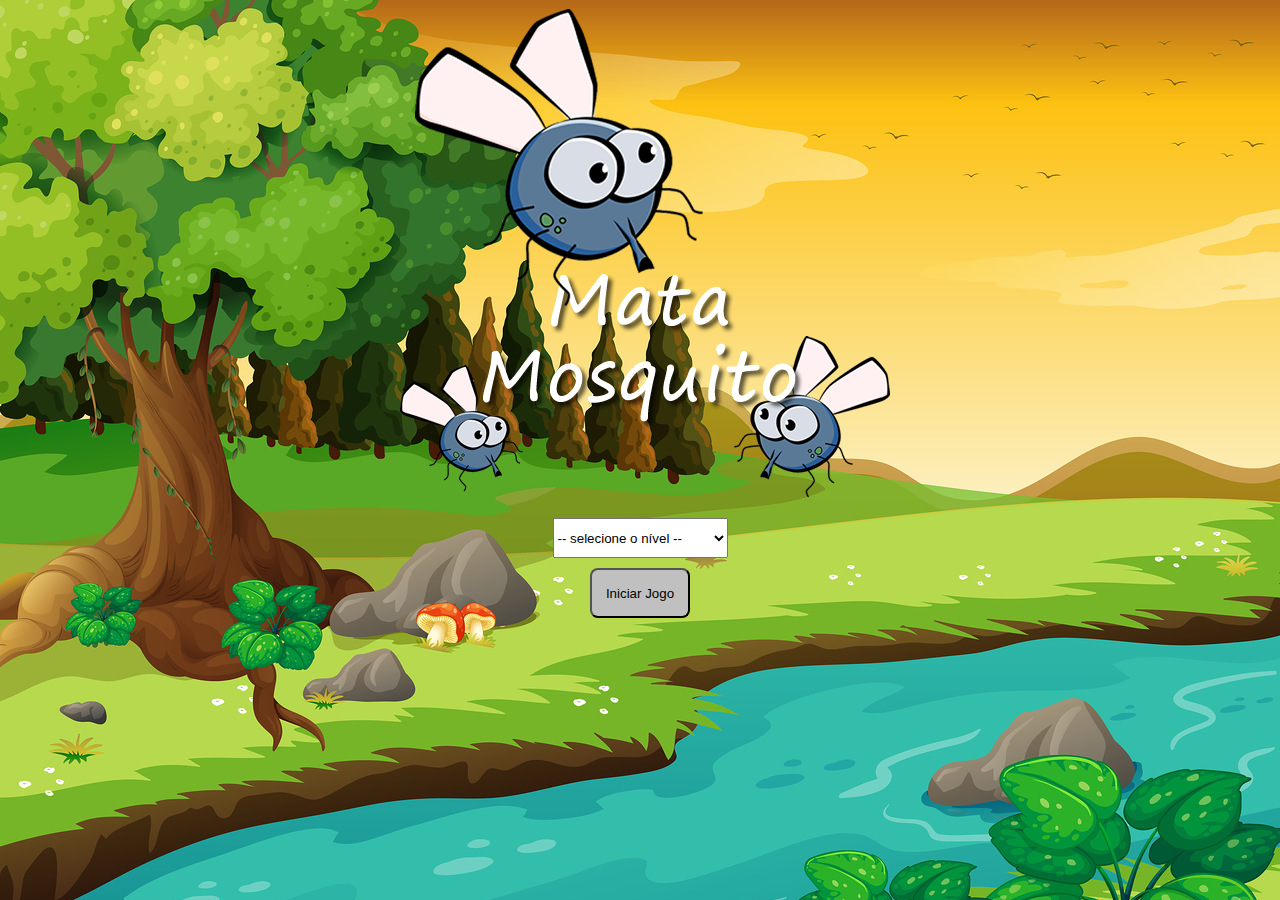
<file: app2/index.html>
<!DOCTYPE html>
<html lang="en">
<head>
    <meta charset="UTF-8">
    <meta name="viewport" content="width=device-width, initial-scale=1.0">
    <title>Document</title>

    <link rel="stylesheet" href="estilo.css">
    <script src="jogo.js"></script>
</head>
<body>
    <div class="box-center">
        <img src="imagens/game.png" alt="">
    </div>
    <div class="box-center">
        <select class="controlform" id="nivel">
            <option value="">-- selecione o nível --</option>
            <option value="normal">Normal</option>
            <option value="dificil">Dificil</option>
            <option value="darksouls">Modo Dark Souls</option>
        </select>
    </div>
    <div class="box-center">
        <button class="btn-restart" onclick="iniciarJogo()" >Iniciar Jogo</button>
    </div>
</body>
</html>
</file>
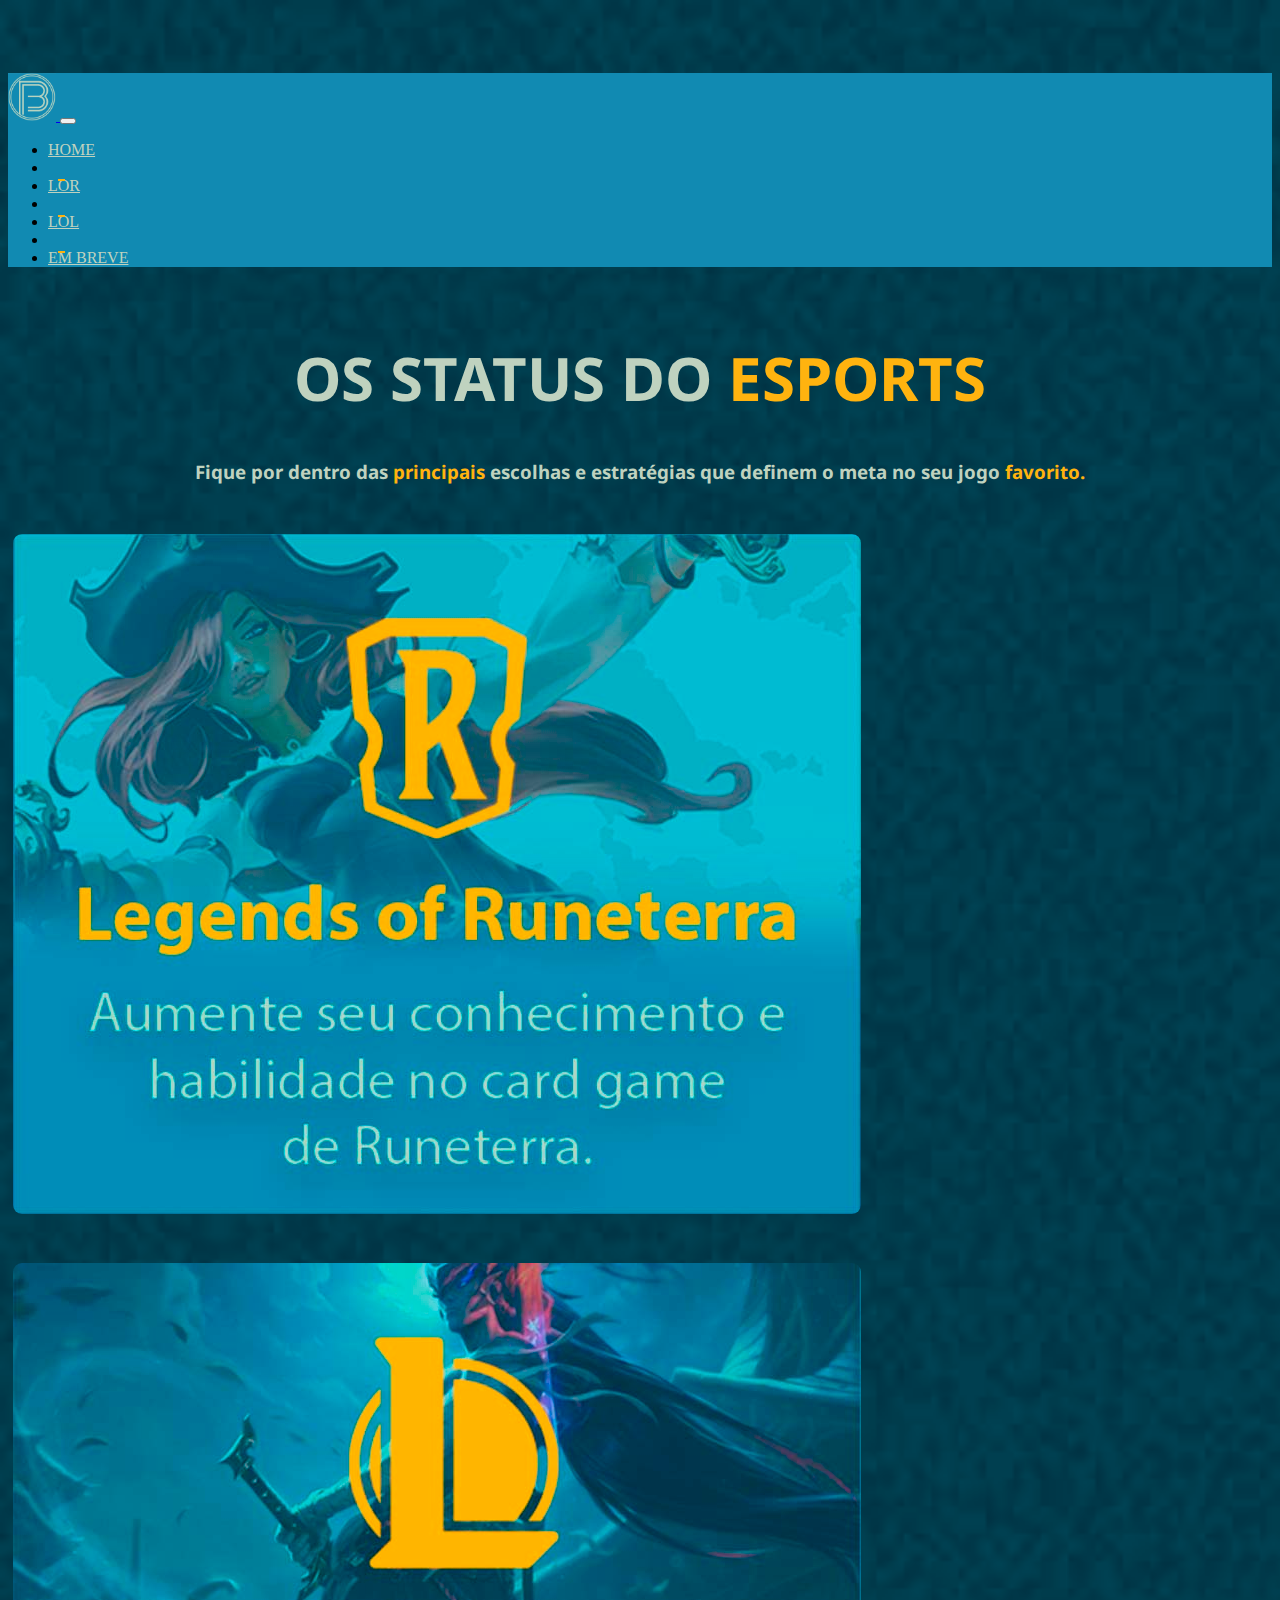
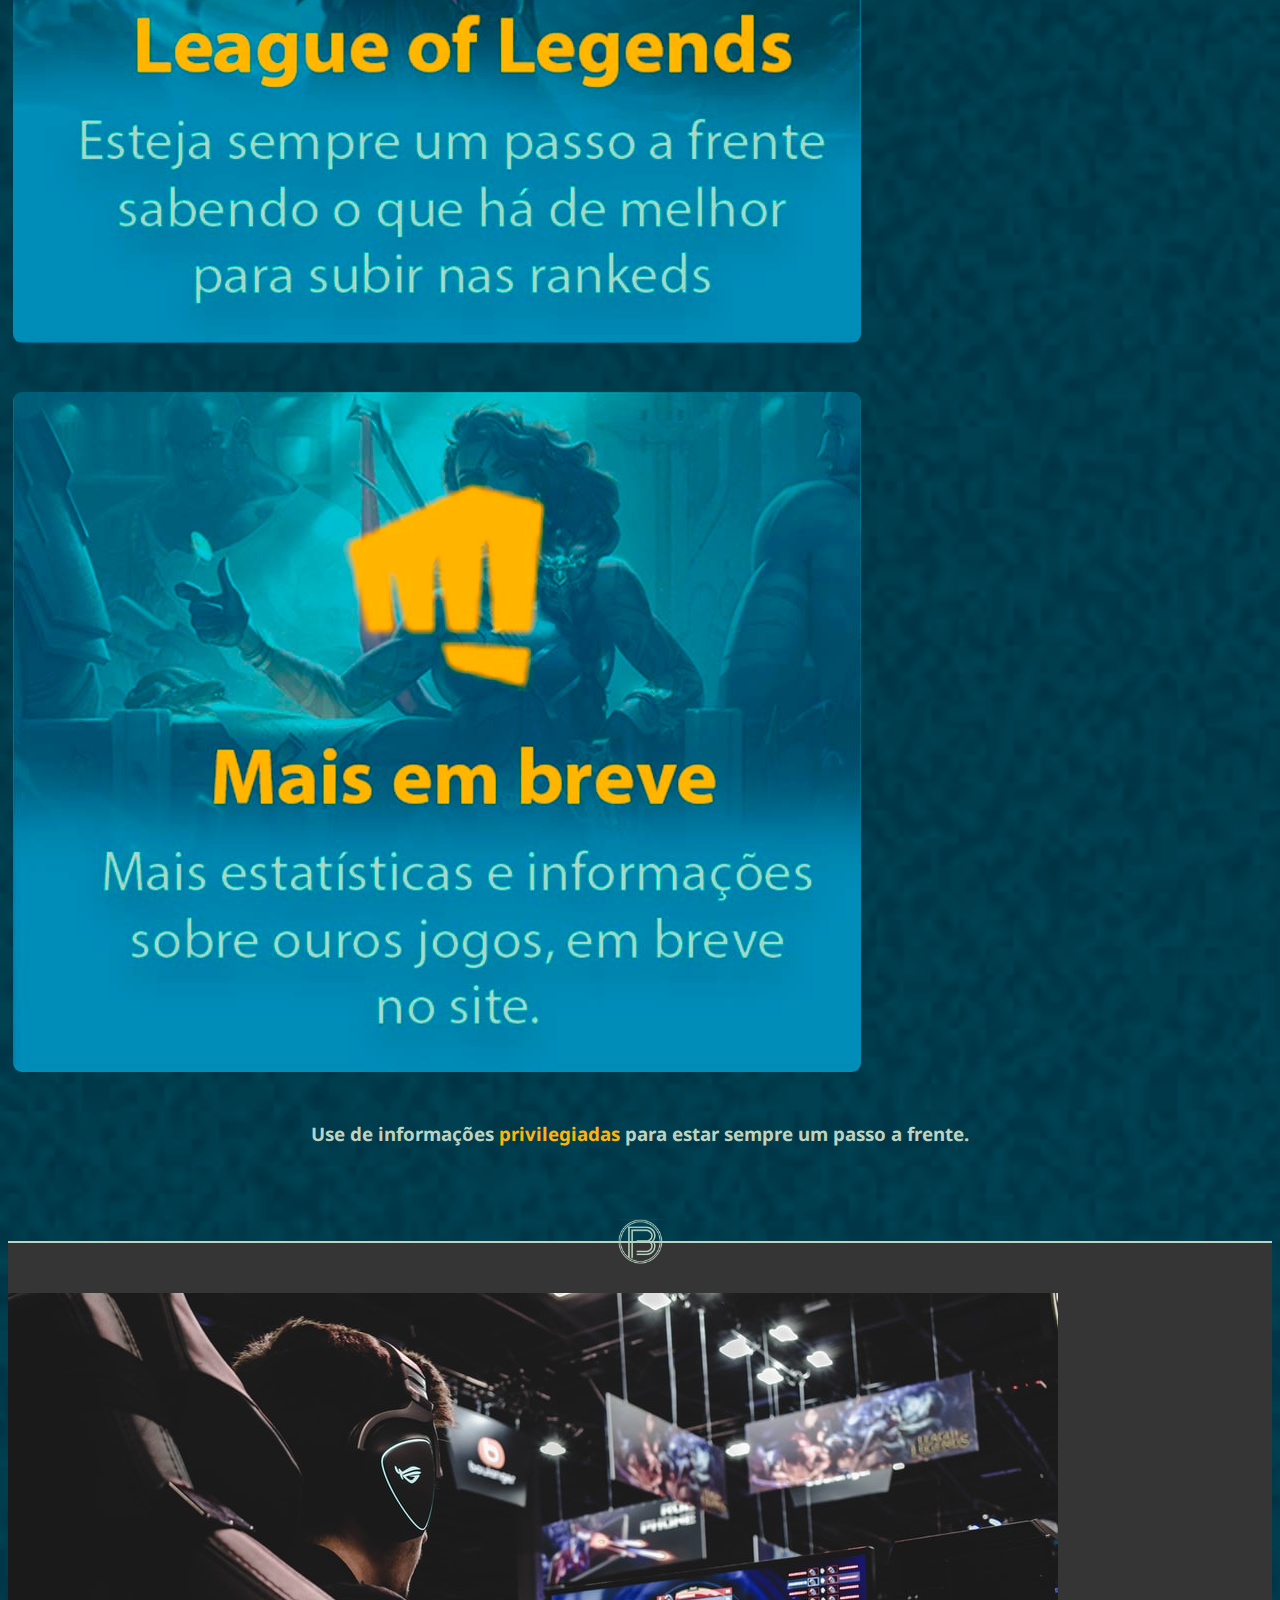
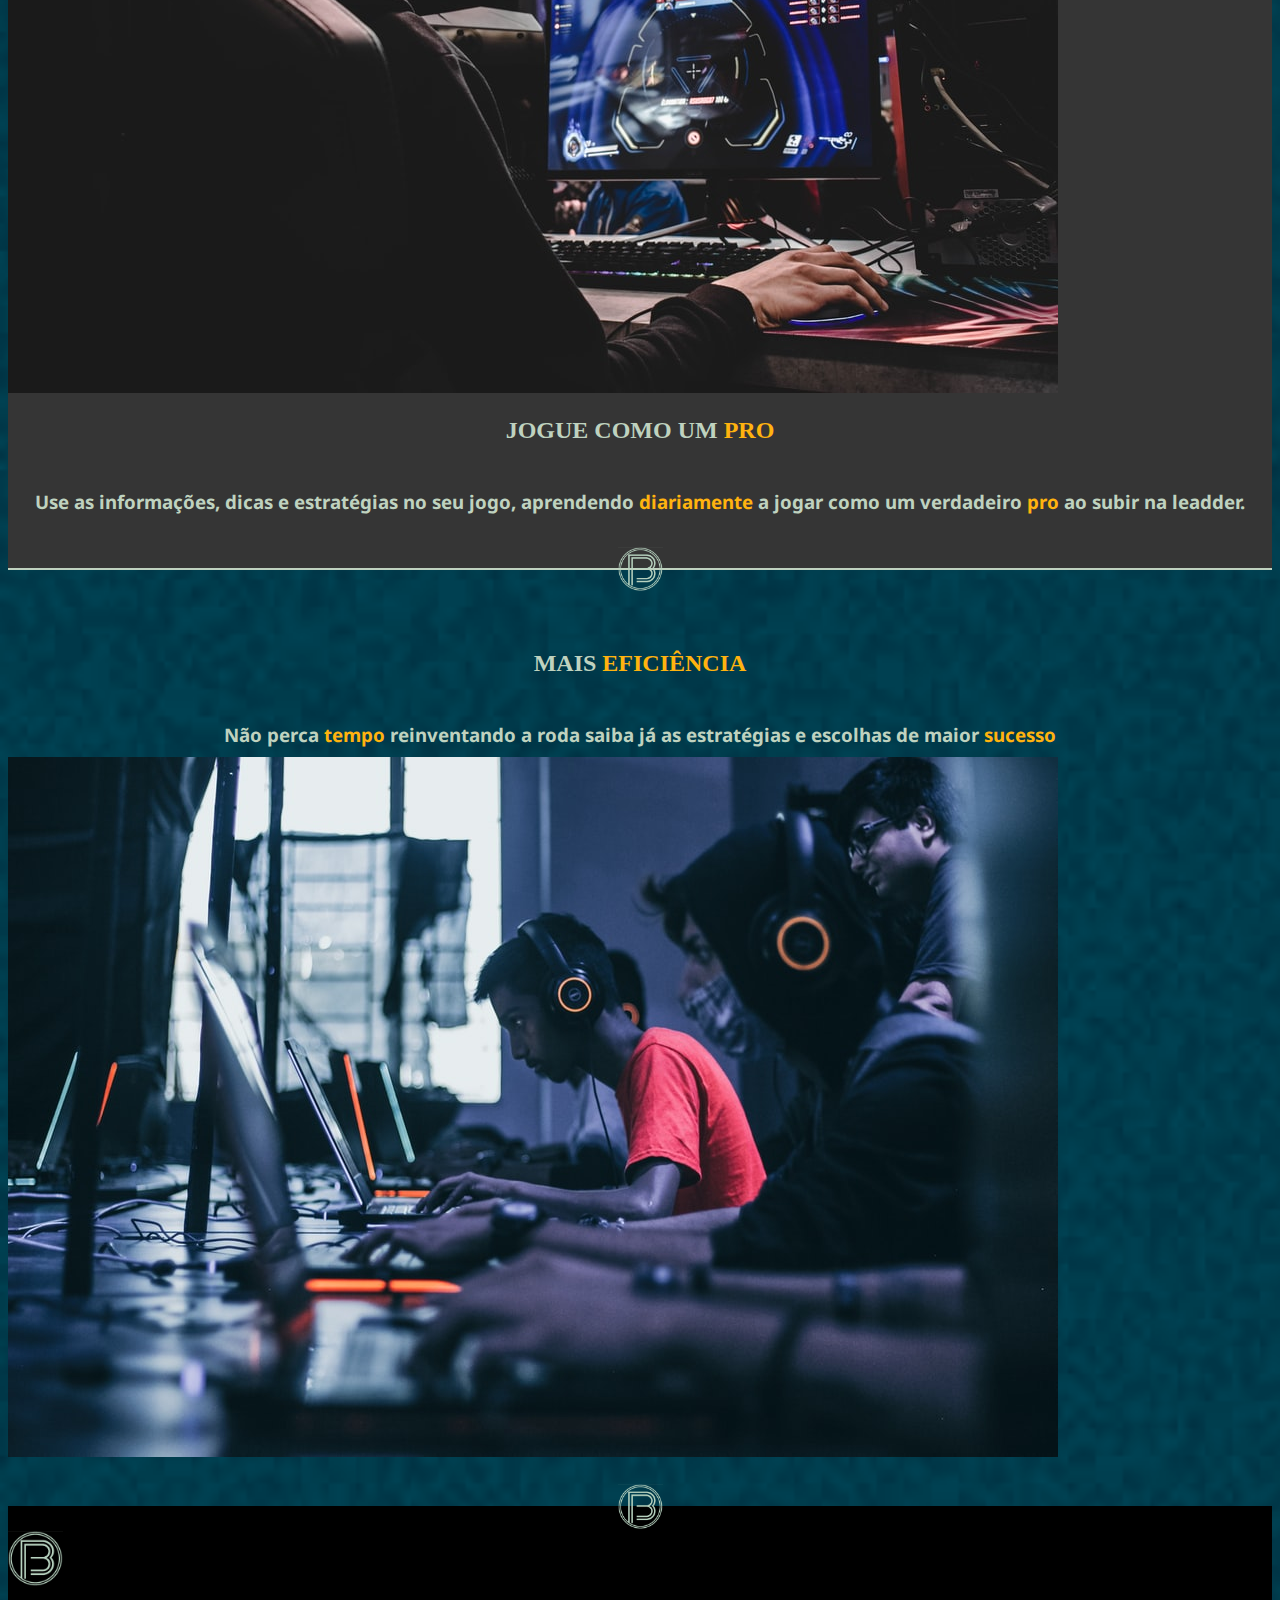
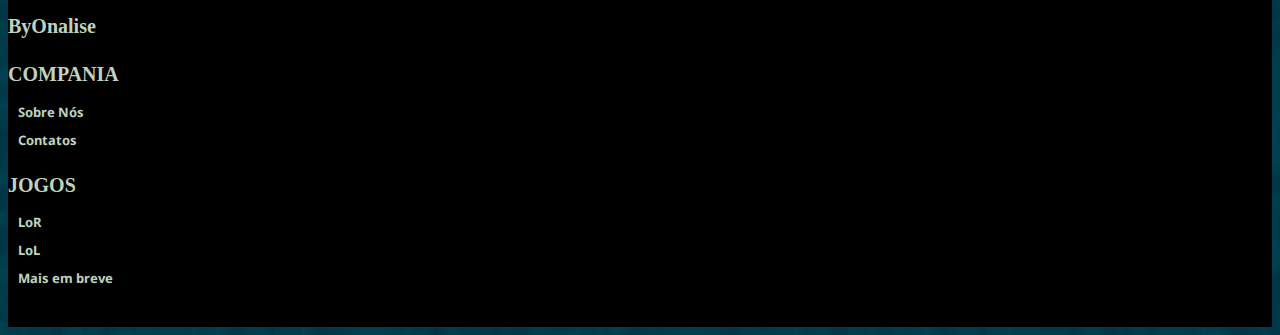
<file: ByAnalytics/index.html>
<!DOCTYPE html>
<html lang="pt-br">
  <head>
    <!-- Meta tags Obrigatórias -->
    <meta charset="utf-8">
    <meta name="viewport" content="width=device-width, initial-scale=1, shrink-to-fit=no">

    <!-- Bootstrap CSS -->
    <link rel="stylesheet" href="https://stackpath.bootstrapcdn.com/bootstrap/4.1.3/css/bootstrap.min.css" integrity="sha384-MCw98/SFnGE8fJT3GXwEOngsV7Zt27NXFoaoApmYm81iuXoPkFOJwJ8ERdknLPMO" crossorigin="anonymous">

    <!-- Font Awesome -->
    <link rel="stylesheet" href="https://use.fontawesome.com/releases/v5.3.1/css/all.css" integrity="sha384-mzrmE5qonljUremFsqc01SB46JvROS7bZs3IO2EmfFsd15uHvIt+Y8vEf7N7fWAU" crossorigin="anonymous">

    <!-- HTML5Shiv -->
    <!--[if lt IE 9]>
      <script src="https://oss.maxcdn.com/html5shiv/3.7.2/html5shiv.min.js"></script>
    <![endif]-->

    <!-- Estilo customizado -->
    <link rel="stylesheet" type="text/css" href="css/estilo.css">

    <link rel="icon" href="img/logo.png">

    <link rel="preconnect" href="https://fonts.gstatic.com">
    <link href="https://fonts.googleapis.com/css2?family=Noto+Sans:wght@400;700&display=swap" rel="stylesheet">

    <title>ByOnalise - Estatísticas dos Esports</title>
  </head>
  <body>
    
    <header>
      <nav class= "navbar navbar-expand-md fixed-top navbarsite">
        <div class="container">
          <a href="index.html" class="navbar-brand">
            <img src="img/logo.png" alt=""  width="48">
          </a>
          <button class="navbar-toggler" data-toggle="collapse" data-target="#nav-principal">
            <i class="fas fa-bars text-white"></i>
          </button>
          <div class="collapse navbar-collapse " id="nav-principal">
            <ul class="navbar-nav ml-auto" >
             <li class="nav-item">
                <a href="" class="nav-link custom-item">HOME</a>
              </li>

              <li>
                  <div class="divisor"></div>
              </li>

              <li class="nav-item">
                <a href="" class="nav-link custom-item">LOR</a>
              </li>

              <li>
                <div class="divisor"></div>
            </li>

              <li class="nav-item">
                <a href="" class="nav-link custom-item">LOL</a>
              </li>

              <li>
                <div class="divisor"></div>
            </li>

              <li class="nav-item">
                <a href="" class="nav-link custom-item">EM BREVE</a>
              </li>
              

            </ul>
          </div>
        </div>
      </nav>
    </header>
   <!-- aqui acaba o código inicial da navbar -->

    <section class="home">
      <div class="container">
        <div class="row">
          <div class="col-md-12">
            <h1>Os status do <span> Esports </span> </h1>
            <h3>Fique por dentro das <span>principais </span> escolhas e estratégias que definem o meta no seu jogo <span>favorito. </span></h3>
          </div>
          
        </div>
        <div class="row">
          <div class="col-md-4">
            <a href=""> <img src="img/lorbanner.jpg" alt="" class="img-fluid gamepanel"> </a>
          </div>
          <div class="col-md-4">
            <a href=""> <img src="img/lolbanner.jpg" alt="" class="img-fluid gamepanel"> </a>
          </div>
          <div class="col-md-4">
            <a href=""> <img src="img/embrevebanner.jpg" alt="" class="img-fluid gamepanel"> </a>
          </div>
        </div>
        <div class="row">
          <h3 class="col-md-12" id="lastrowhome">
            Use de informações <span>privilegiadas</span> para estar sempre um passo a frente.
          </h3>
        </div>
        <div class="row">
          <div class="col-md-12 seguralogo">
            <img src="img/logo.png" alt="" width="45" class="logoborder">
          </div>
        </div>
      </div>
      

    </section>

    <section class="secondhome">
      <div class="container">
        <div class="row">
          <div class="col-md-4">
            <img src="img/gamingbanner1.jfif" alt="" class="img-fluid">
          </div>
          <div class="col-md-8">
            <h2>JOGUE COMO UM <span> PRO </span> </h2>
            <h3><br>Use as informações, dicas e estratégias no seu jogo, aprendendo <span>diariamente</span> a jogar como um verdadeiro <span>pro</span> ao subir na leadder.
            </h3>
          </div>
        </div>
        <div class="col-md-12 seguralogo">
          <img src="img/logo.png" alt="" width="45" class="logoborder">
        </div>
      </div>
    </section>
    <section class="lasthome">
      <div class="container">
        <div class="row">
          <div class="col-md-8">
            <h2>MAIS <span>EFICIÊNCIA</span></h2>
            <h3> <br> Não perca <span>tempo</span> reinventando a roda saiba já as estratégias e escolhas de maior <span>sucesso</span></h3>
          </div>
          <div class="col-md-4">
            <img src="img/gamingbanner2.jfif" alt="" class="img-fluid">
          </div>
        </div>
        <div class="row">
          <div class="col-md-12 seguralogo">
            <img src="img/logo.png" alt="" width = "45" class="logoborder">
          </div>
        </div>
      </div>
    

    </section>

    <footer>
      <div class="container">
        <div class="row">
          <div class="col-md-4">
            <img src="img/logo.png" width="55" alt="">
            <h2>ByOnalise</h2>
          </div>
          <div class="col-md-4">
            <h2>COMPANIA</h2>
            <h3>Sobre Nós</h3>
            <h3>Contatos</h3>
            
          </div>
          <div class="col-md-4">
            <h2>JOGOS</h2>
            <h3>LoR</h3>
            <h3>LoL</h3>
            <h3>Mais em breve</h3>
          </div>
        </div>
      </div>
    </footer>
   


    <!-- JavaScript (Opcional) -->
    <!-- jQuery primeiro, depois Popper.js, depois Bootstrap JS -->
    <script src="https://code.jquery.com/jquery-3.3.1.slim.min.js" integrity="sha384-q8i/X+965DzO0rT7abK41JStQIAqVgRVzpbzo5smXKp4YfRvH+8abtTE1Pi6jizo" crossorigin="anonymous"></script>
    <script src="https://cdnjs.cloudflare.com/ajax/libs/popper.js/1.14.3/umd/popper.min.js" integrity="sha384-ZMP7rVo3mIykV+2+9J3UJ46jBk0WLaUAdn689aCwoqbBJiSnjAK/l8WvCWPIPm49" crossorigin="anonymous"></script>
    <script src="https://stackpath.bootstrapcdn.com/bootstrap/4.1.3/js/bootstrap.min.js" integrity="sha384-ChfqqxuZUCnJSK3+MXmPNIyE6ZbWh2IMqE241rYiqJxyMiZ6OW/JmZQ5stwEULTy" crossorigin="anonymous"></script>
  </body>
</html>
</file>
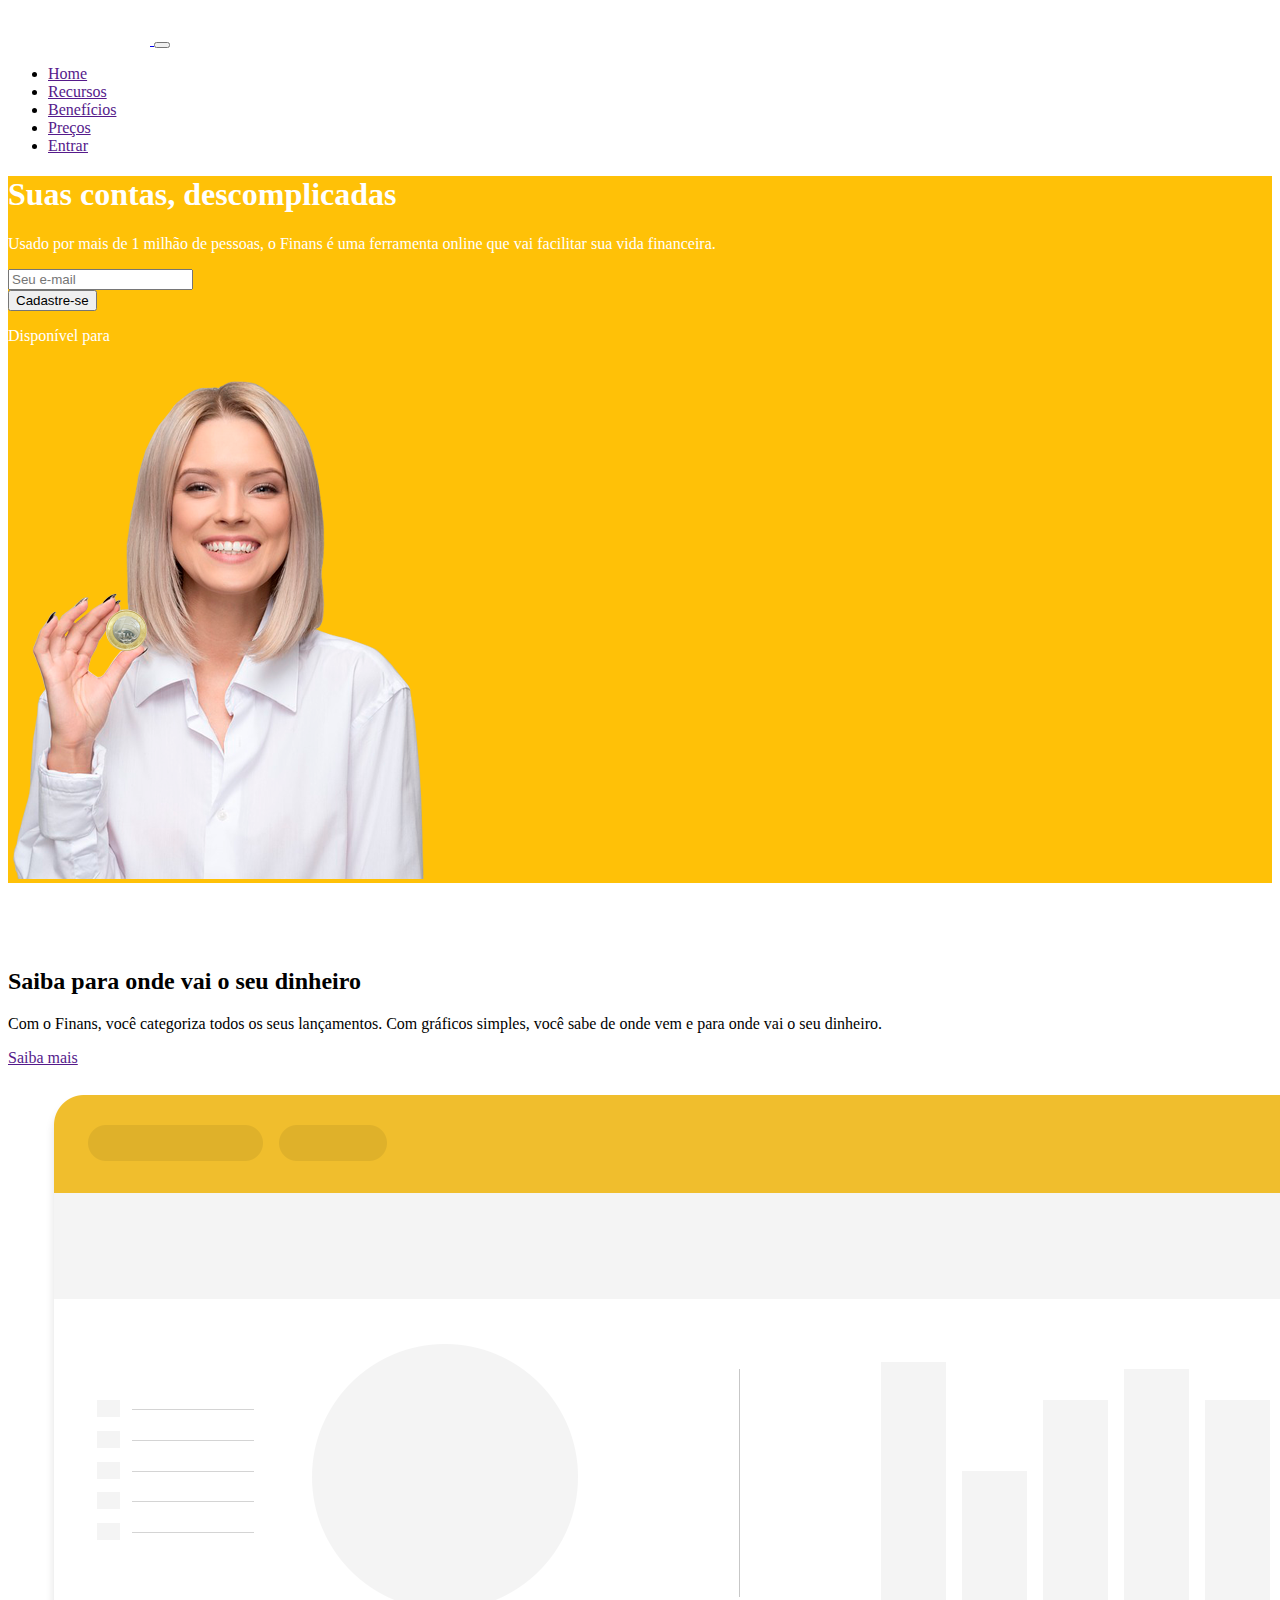
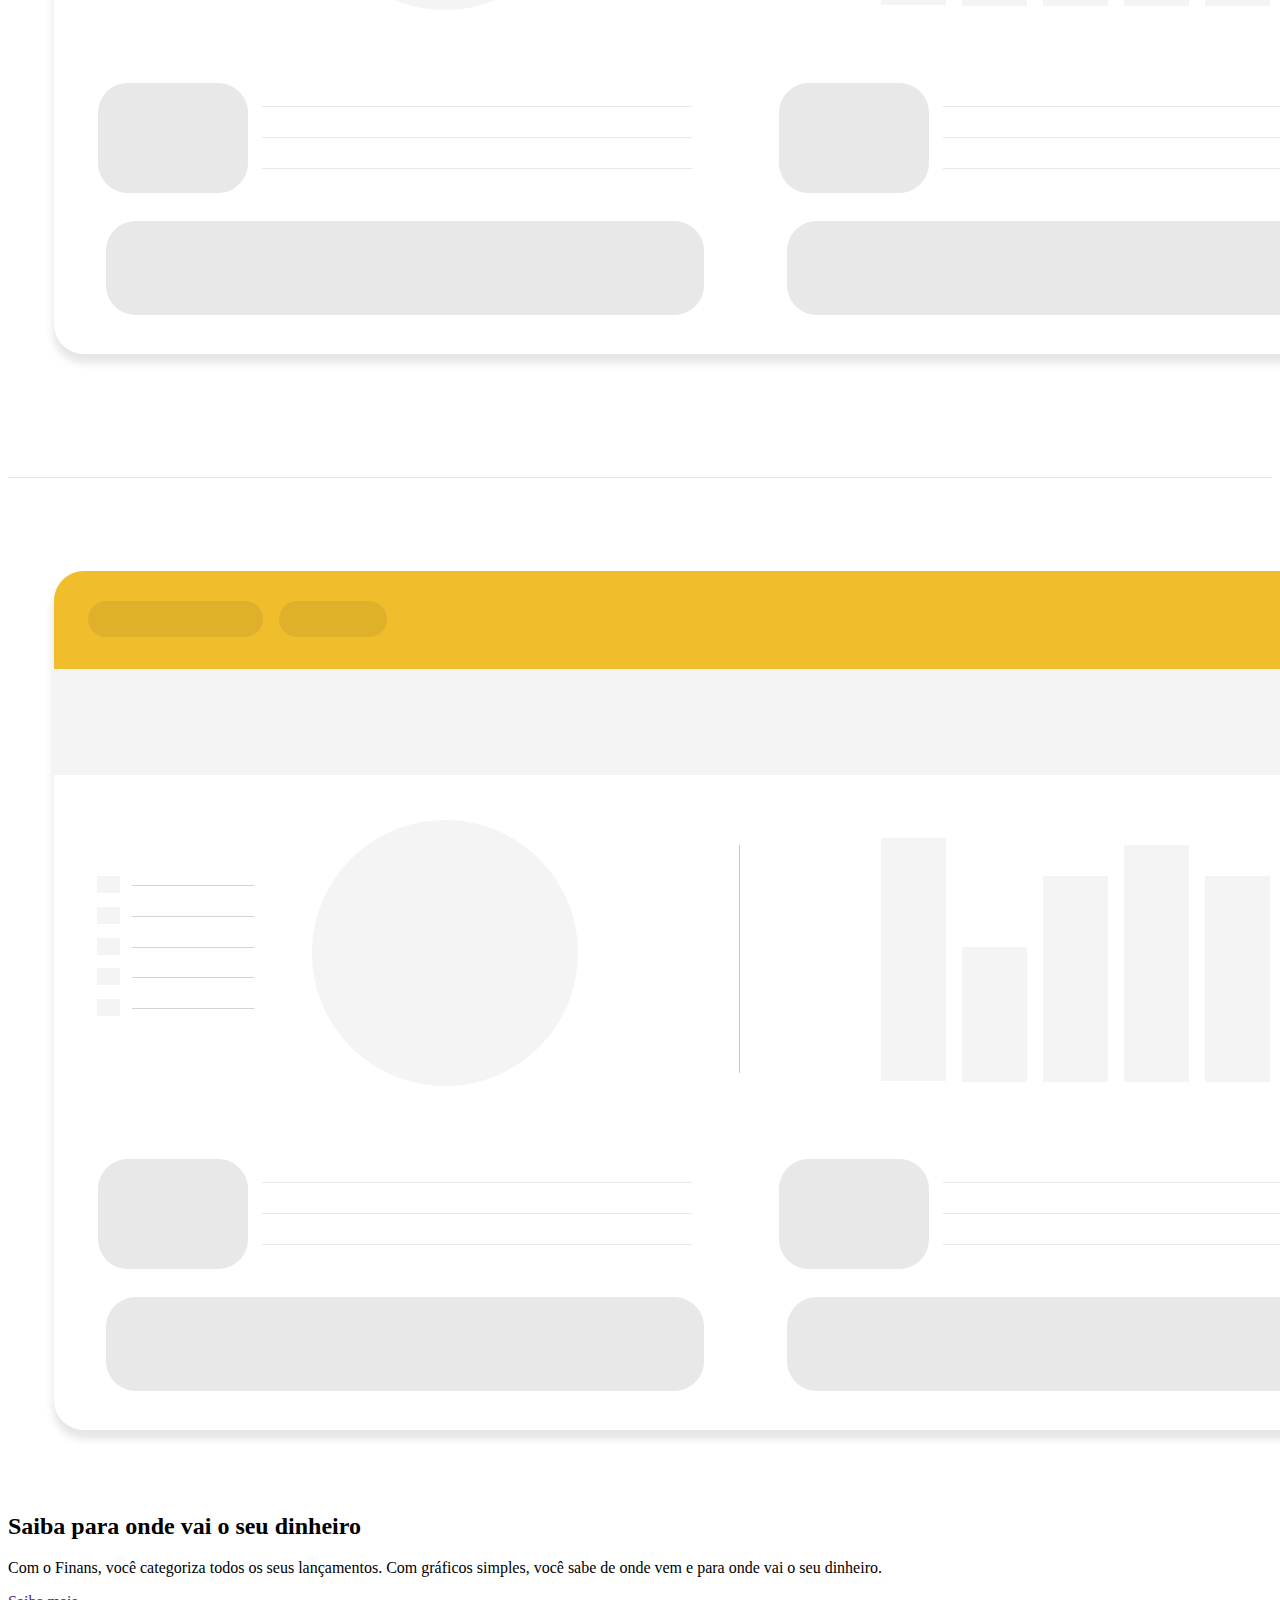
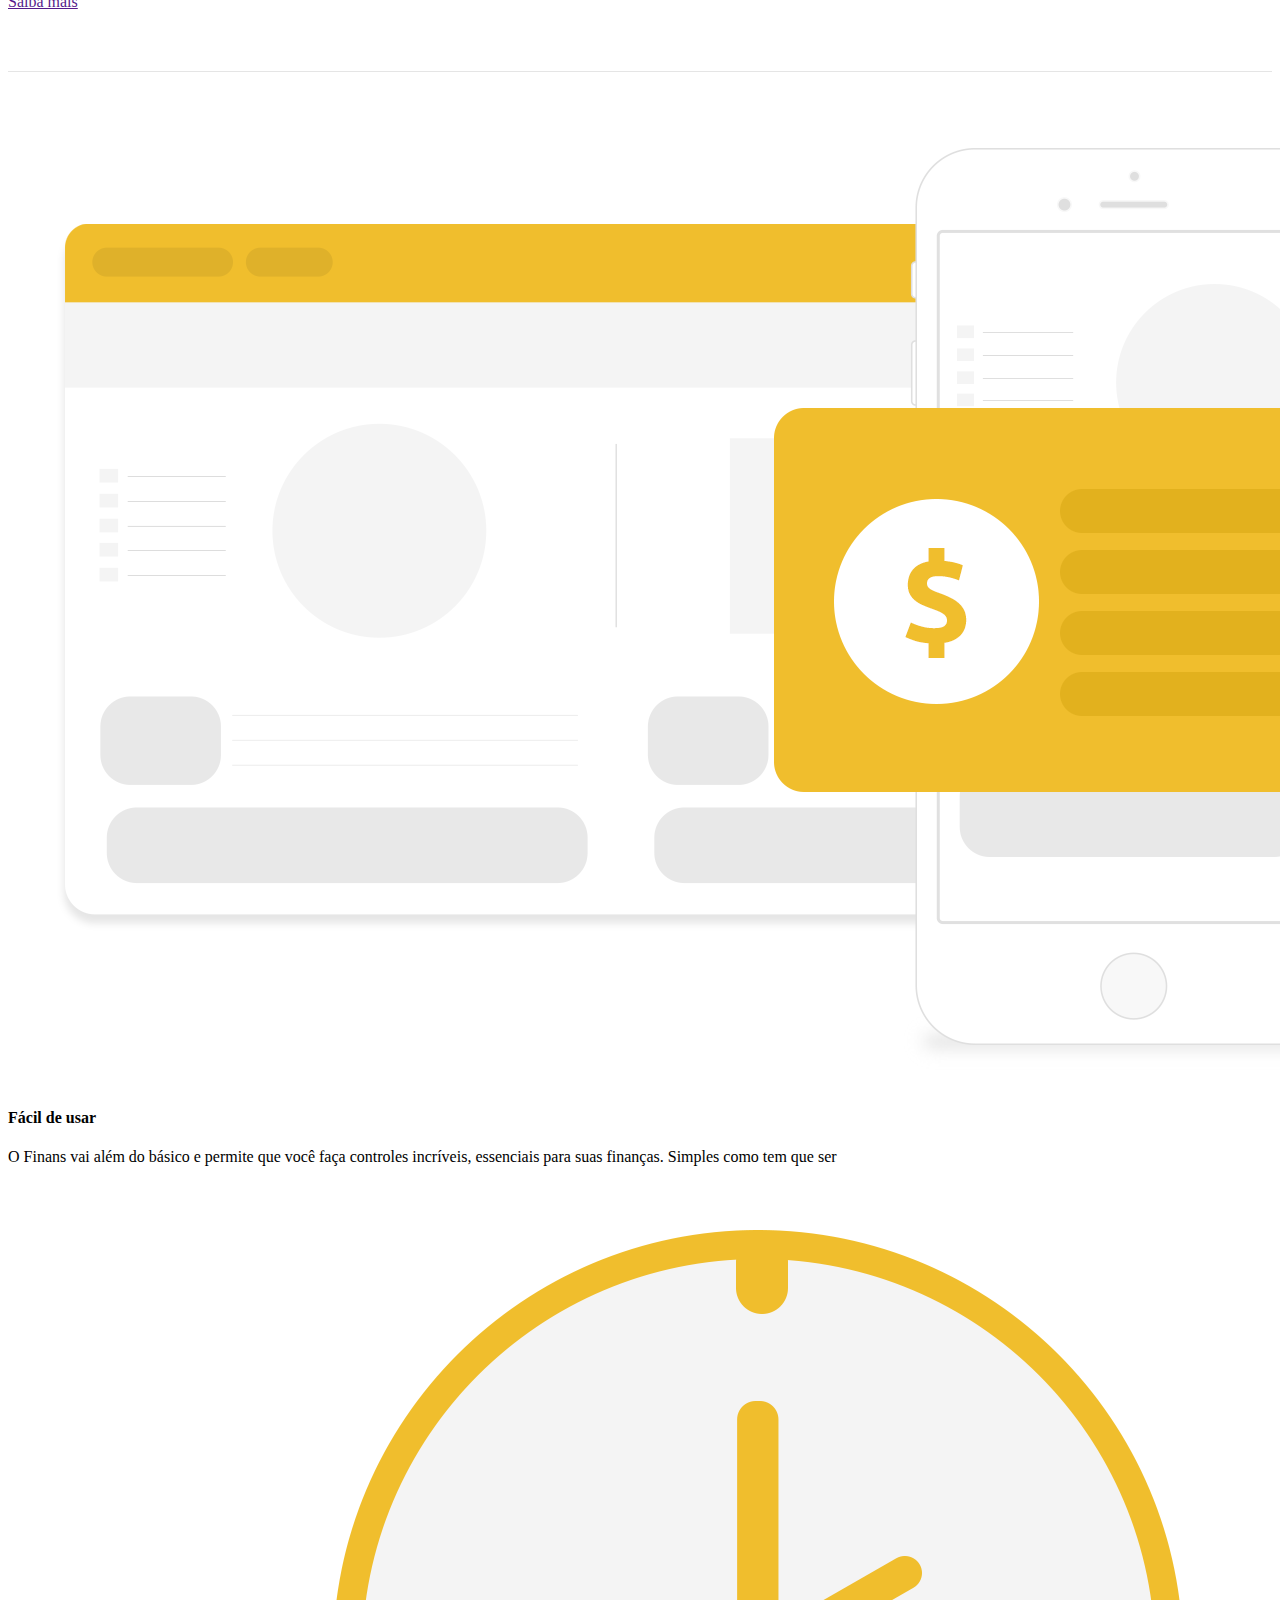
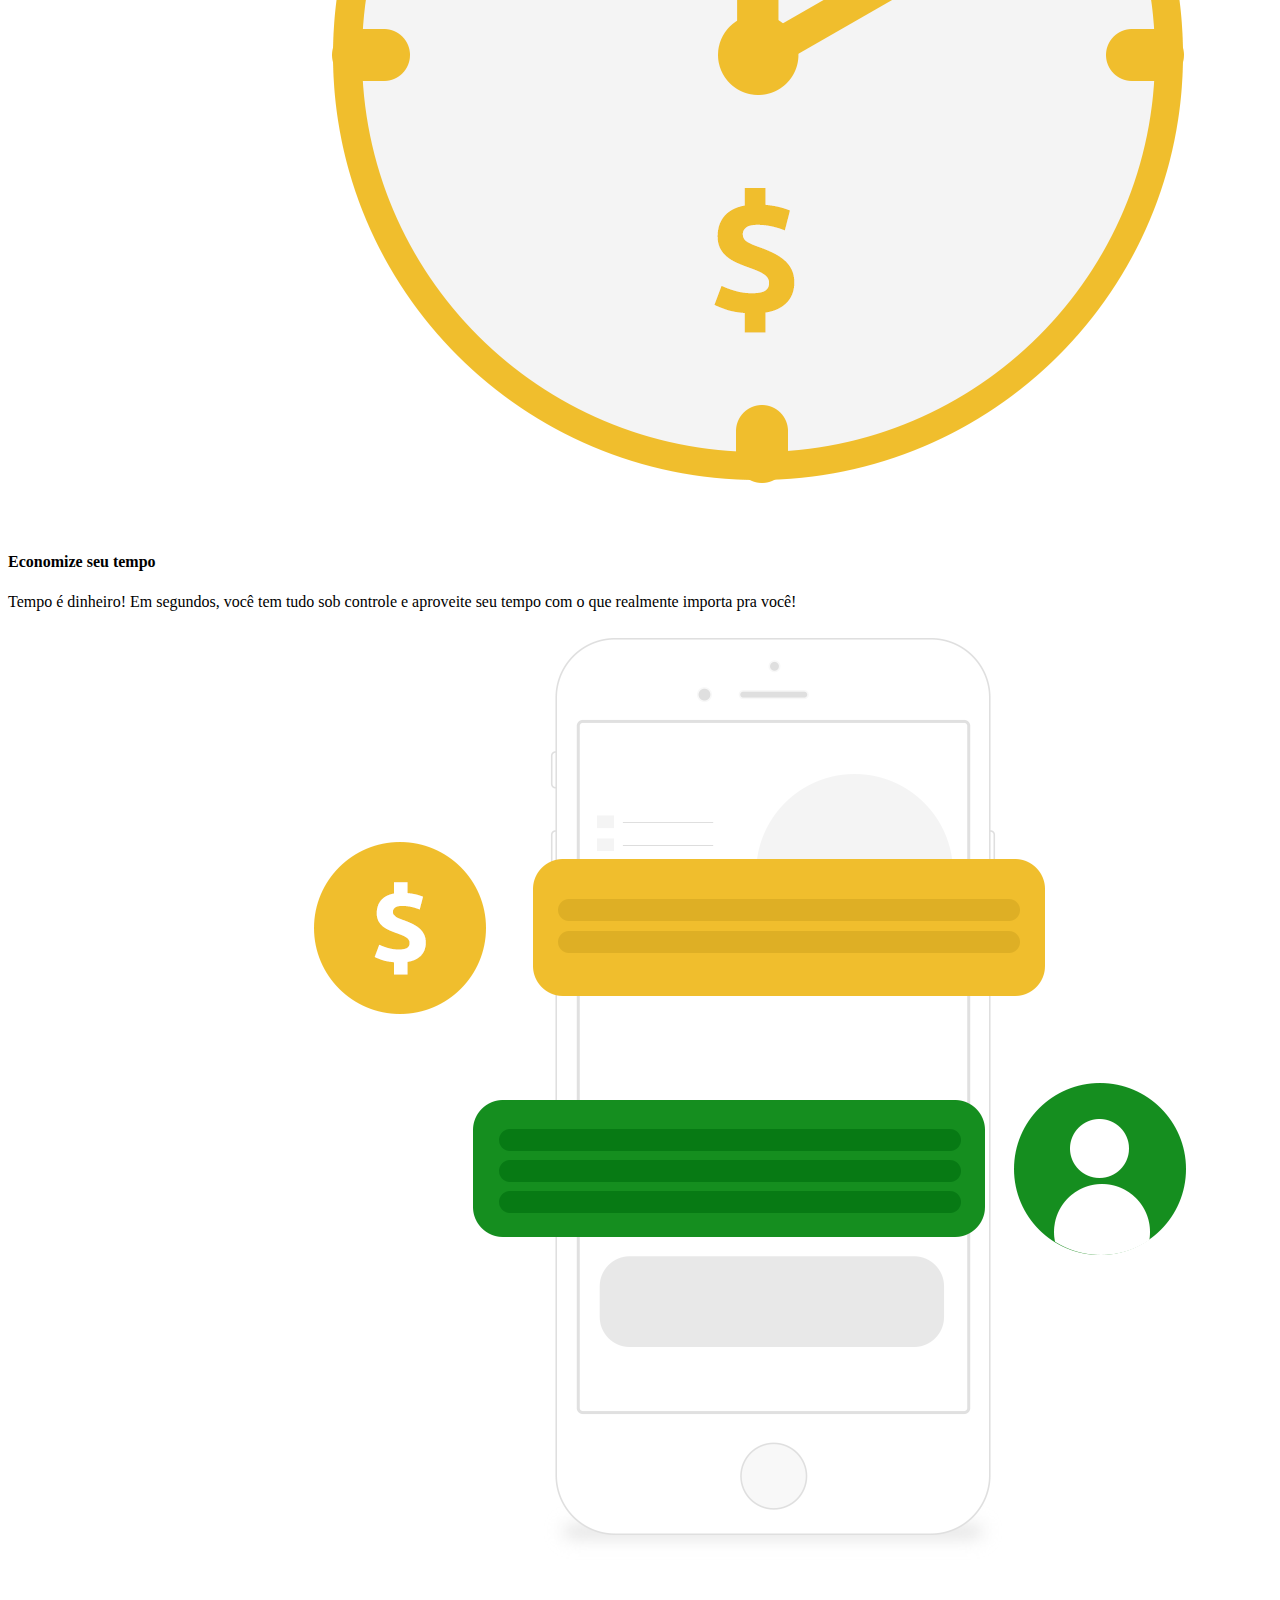
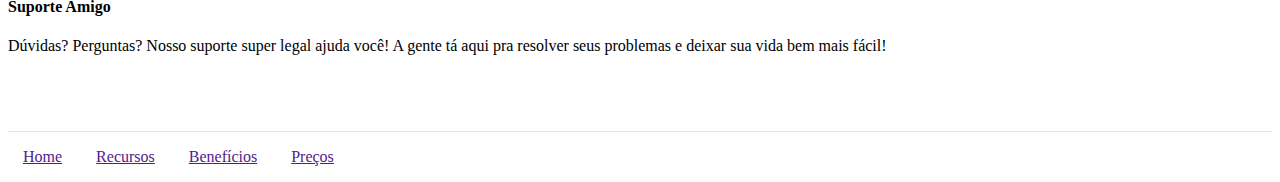
<file: finans/index.html>
<!DOCTYPE html>
<html lang="pt-br">
  <head>
    <!-- Meta tags Obrigatórias -->
    <meta charset="utf-8">
    <meta name="viewport" content="width=device-width, initial-scale=1, shrink-to-fit=no">

    <!-- Bootstrap CSS -->
    <link rel="stylesheet" href="https://stackpath.bootstrapcdn.com/bootstrap/4.1.3/css/bootstrap.min.css" integrity="sha384-MCw98/SFnGE8fJT3GXwEOngsV7Zt27NXFoaoApmYm81iuXoPkFOJwJ8ERdknLPMO" crossorigin="anonymous">

    <!-- Font Awesome -->
    <link rel="stylesheet" href="https://use.fontawesome.com/releases/v5.3.1/css/all.css" integrity="sha384-mzrmE5qonljUremFsqc01SB46JvROS7bZs3IO2EmfFsd15uHvIt+Y8vEf7N7fWAU" crossorigin="anonymous">

    <!-- Estilo customizado -->
    <link rel="stylesheet" type="text/css" href="css/estilo.css">

    <title>Finans - finanças pessoais</title>
  </head>
  <body>
    
    <header><!-- inicio Cabecalho -->
      <nav class="navbar navbar-expand-sm navbar-light bg-warning">
        <div class="container">
          
          <a href="#" class="navbar-brand">
            <img src="img/logo.png" width="142">
          </a>

          <button class="navbar-toggler" data-toggle="collapse" data-target="#nav-principal">
            <span class="navbar-toggler-icon"></span>
          </button>

          <div class="collapse navbar-collapse" id="nav-principal">
            <ul class="navbar-nav ml-auto">
              <li class="nav-item">
                <a href="" class="nav-link">Home</a>
              </li>
              <li class="nav-item">
                <a href="" class="nav-link">Recursos</a>
              </li>
              <li class="nav-item">
                <a href="" class="nav-link">Benefícios</a>
              </li>
              <li class="nav-item">
                <a href="" class="nav-link">Preços</a>
              </li>
              <li class="nav-item">
                <a href="" class="btn btn-outline-light ml-4">Entrar</a>
              </li>
            </ul>
          </div>

        </div>
      </nav>
    </header><!--/fim Cabecalho -->

    <section id="home"><!-- Início seção home -->
      <div class="container">
        <div class="row">
          <div class="col-md-6 d-flex"><!-- Textos da seção -->
            <div class="align-self-center">
              <h1 class="display-4">Suas contas, descomplicadas</h1>
              <p>
                Usado por mais de 1 milhão de pessoas, o Finans é uma ferramenta online que vai facilitar sua vida financeira.
              </p>

              <form class="mt-4 mb-4">
                <div class="input-group input-group-lg">
                  <input type="text" placeholder="Seu e-mail" class="form-control">
                  <div class="input-group-append">
                    <button type="button" class="btn btn-primary">Cadastre-se</button>
                  </div>
                </div>
              </form>

              <p>Disponível para
                <a href="" class="btn btn-outline-light">
                  <i class="fab fa-android fa-lg"></i>
                </a>
                <a href="" class="btn btn-outline-light">
                  <i class="fab fa-apple"></i>
                </a>
              </p>

            </div>
          </div><!--/fim textos da seção -->
          <div class="col-md-6 d-none d-md-block">
            <img src="img/capa-mulher.png">
          </div>
        </div>
      </div>
    </section><!--/fim seção home -->

    <section class="caixa"> <!--Seção saiba-->
      <div class = "container">
        <div class = "row">
          <div class = "col-md-6 d-flex">
            <div class = "align-self-center">
              <h2>
                Saiba para onde vai o seu dinheiro
              </h2>
              <p>Com o Finans, você categoriza todos os seus lançamentos.
                Com gráficos simples, você sabe de onde vem e para onde vai
                o seu dinheiro.
              </p>
              <a href="" class="btn btn-primary">Saiba mais</a>
            </div>

          </div>
          <div class = "col-md-6">
            <img src="img/saiba.png" alt="" class="img-fluid">

          </div>
        </div>
      </div>

    </section>
    <section class="caixa"> <!--Seção juros-->
      <div class = "container">
        <div class = "row">
          <div class = "col-md-6">
            <img src="img/saiba.png" alt="" class="img-fluid">

          </div>
          <div class = "col-md-6 d-flex">
            <div class = "align-self-center">
              <h2>
                Saiba para onde vai o seu dinheiro
              </h2>
              <p>Com o Finans, você categoriza todos os seus lançamentos.
                Com gráficos simples, você sabe de onde vem e para onde vai
                o seu dinheiro.
              </p>
              <a href="" class="btn btn-primary">Saiba mais</a>
            </div>

          </div>
         
        </div>
      </div>
    </section>

  </section>
  <section class="caixa"> <!--Seção juros-->
    <div class = "container">
      <div class = "row">
       <div class = "col-md-4"> 
         <img src="img/facil.png" alt="" class="img-fluid">
         <h4>Fácil de usar</h4>
         <p>
           O Finans vai além do básico e permite que você faça controles incríveis, essenciais para suas finanças. Simples como tem que ser
         </p>
       </div>
       <div class = "col-md-4"> 
        <img src="img/economize.png" alt="" class="img-fluid">
         <h4>Economize seu tempo</h4>
         <p>
           Tempo é dinheiro! Em segundos, você tem tudo sob controle e aproveite seu tempo com o que realmente importa pra você!
         </p>
      </div>
      <div class = "col-md-4"> 
        <img src="img/suporte.png" alt="" class="img-fluid">
         <h4>Suporte Amigo</h4>
         <p>
           Dúvidas? Perguntas? Nosso suporte super legal ajuda você! A gente tá aqui pra resolver seus problemas e deixar sua vida bem mais fácil!
         </p>
      </div>
      </div>
    </div>
  </section>

  <footer class="mt-4 mb-4">
    <div class="container">
      <div class="row">
        <div class="col-md-8">
          <p>
            <a href="">Home</a>
            <a href="">Recursos</a>
            <a href="">Benefícios</a>
            <a href="">Preços</a>
          </p>
        </div>
        <div class="col-md-4 d-flex justify-content-end" >
          <a href="" class="btn btn-outline-dark ml-2">
            <i class="fab fa-twitter"></i>
          </a>
          <a href="" class="btn btn-outline-dark ml-2">
            <i class="fab fa-facebook"></i>
          </a>
          <a href="" class="btn btn-outline-dark ml-2">
            <i class="fab fa-instagram"></i>
          </a>
        </div>
      </div>
    </div>

  </footer>

    <!-- JavaScript (Opcional) -->
    <!-- jQuery primeiro, depois Popper.js, depois Bootstrap JS -->
    <script src="https://code.jquery.com/jquery-3.3.1.slim.min.js" integrity="sha384-q8i/X+965DzO0rT7abK41JStQIAqVgRVzpbzo5smXKp4YfRvH+8abtTE1Pi6jizo" crossorigin="anonymous"></script>
    <script src="https://cdnjs.cloudflare.com/ajax/libs/popper.js/1.14.3/umd/popper.min.js" integrity="sha384-ZMP7rVo3mIykV+2+9J3UJ46jBk0WLaUAdn689aCwoqbBJiSnjAK/l8WvCWPIPm49" crossorigin="anonymous"></script>
    <script src="https://stackpath.bootstrapcdn.com/bootstrap/4.1.3/js/bootstrap.min.js" integrity="sha384-ChfqqxuZUCnJSK3+MXmPNIyE6ZbWh2IMqE241rYiqJxyMiZ6OW/JmZQ5stwEULTy" crossorigin="anonymous"></script>
  </body>
</html>
</file>
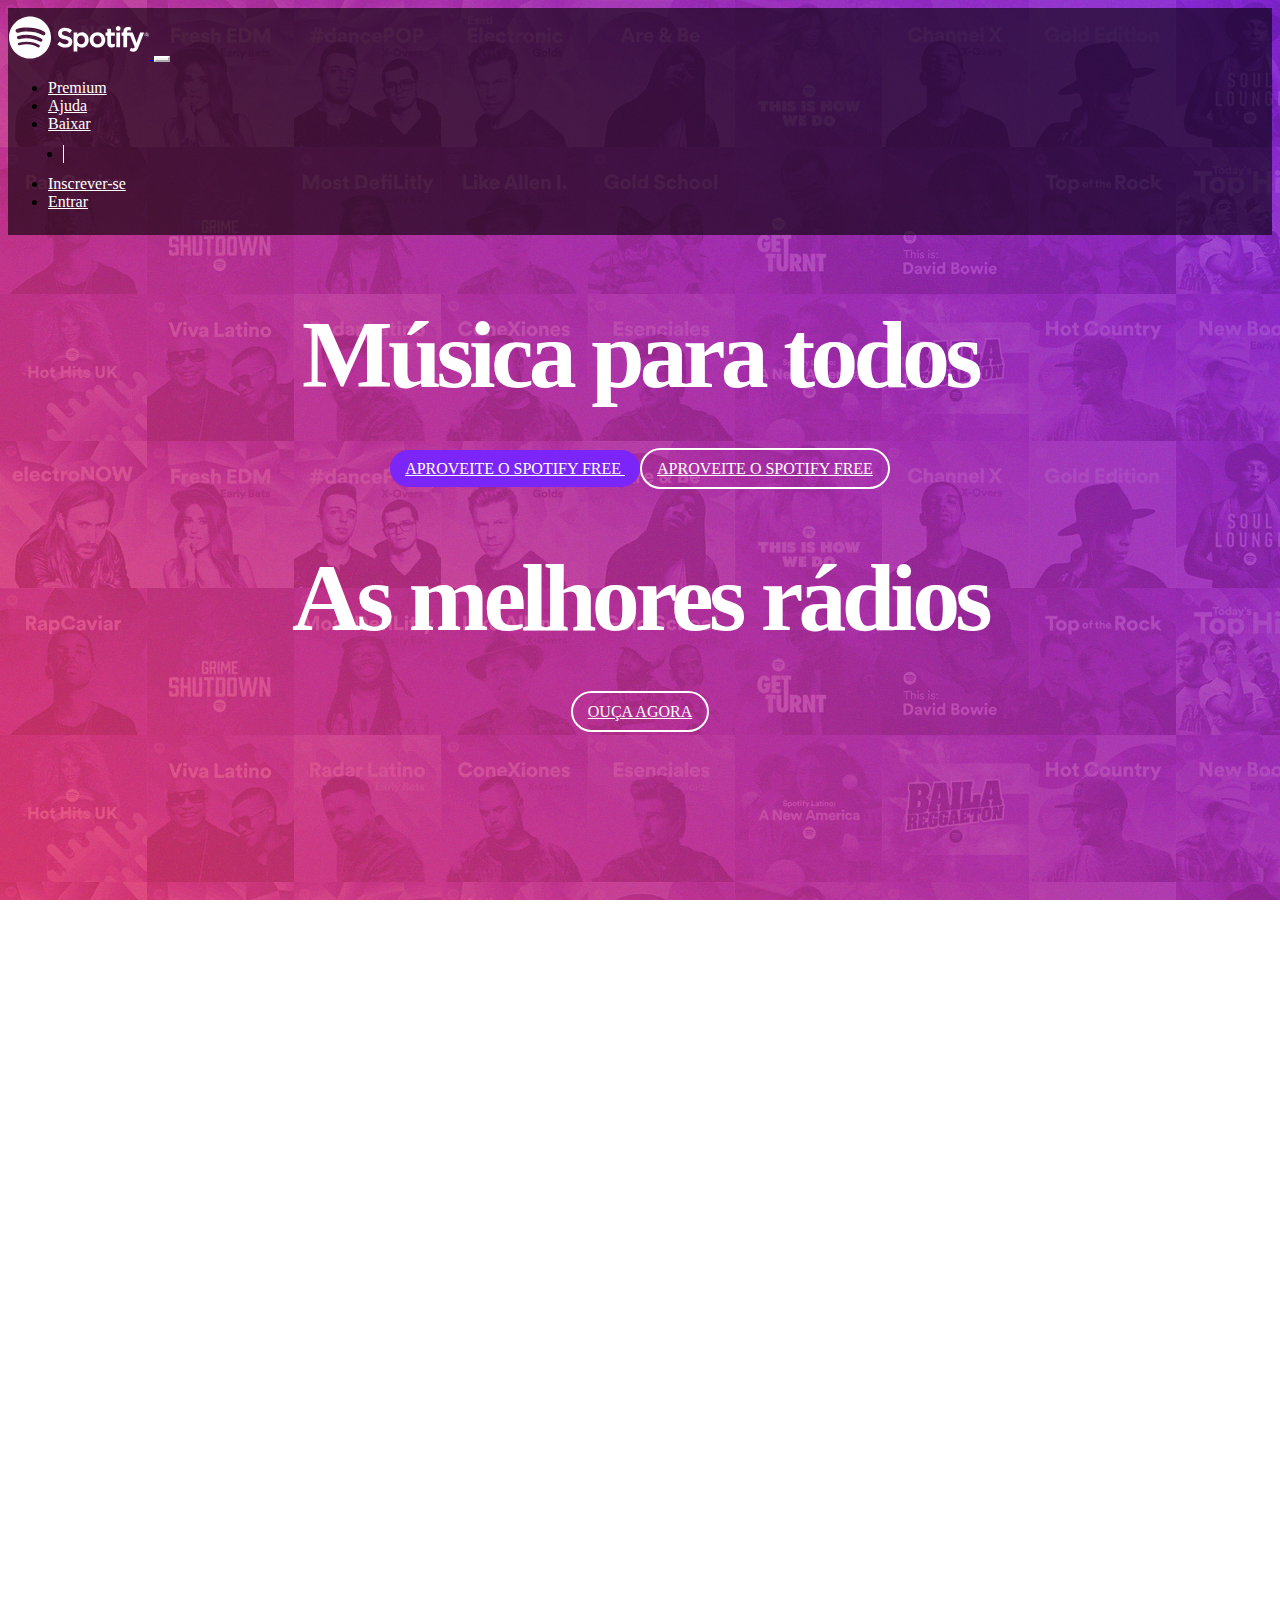
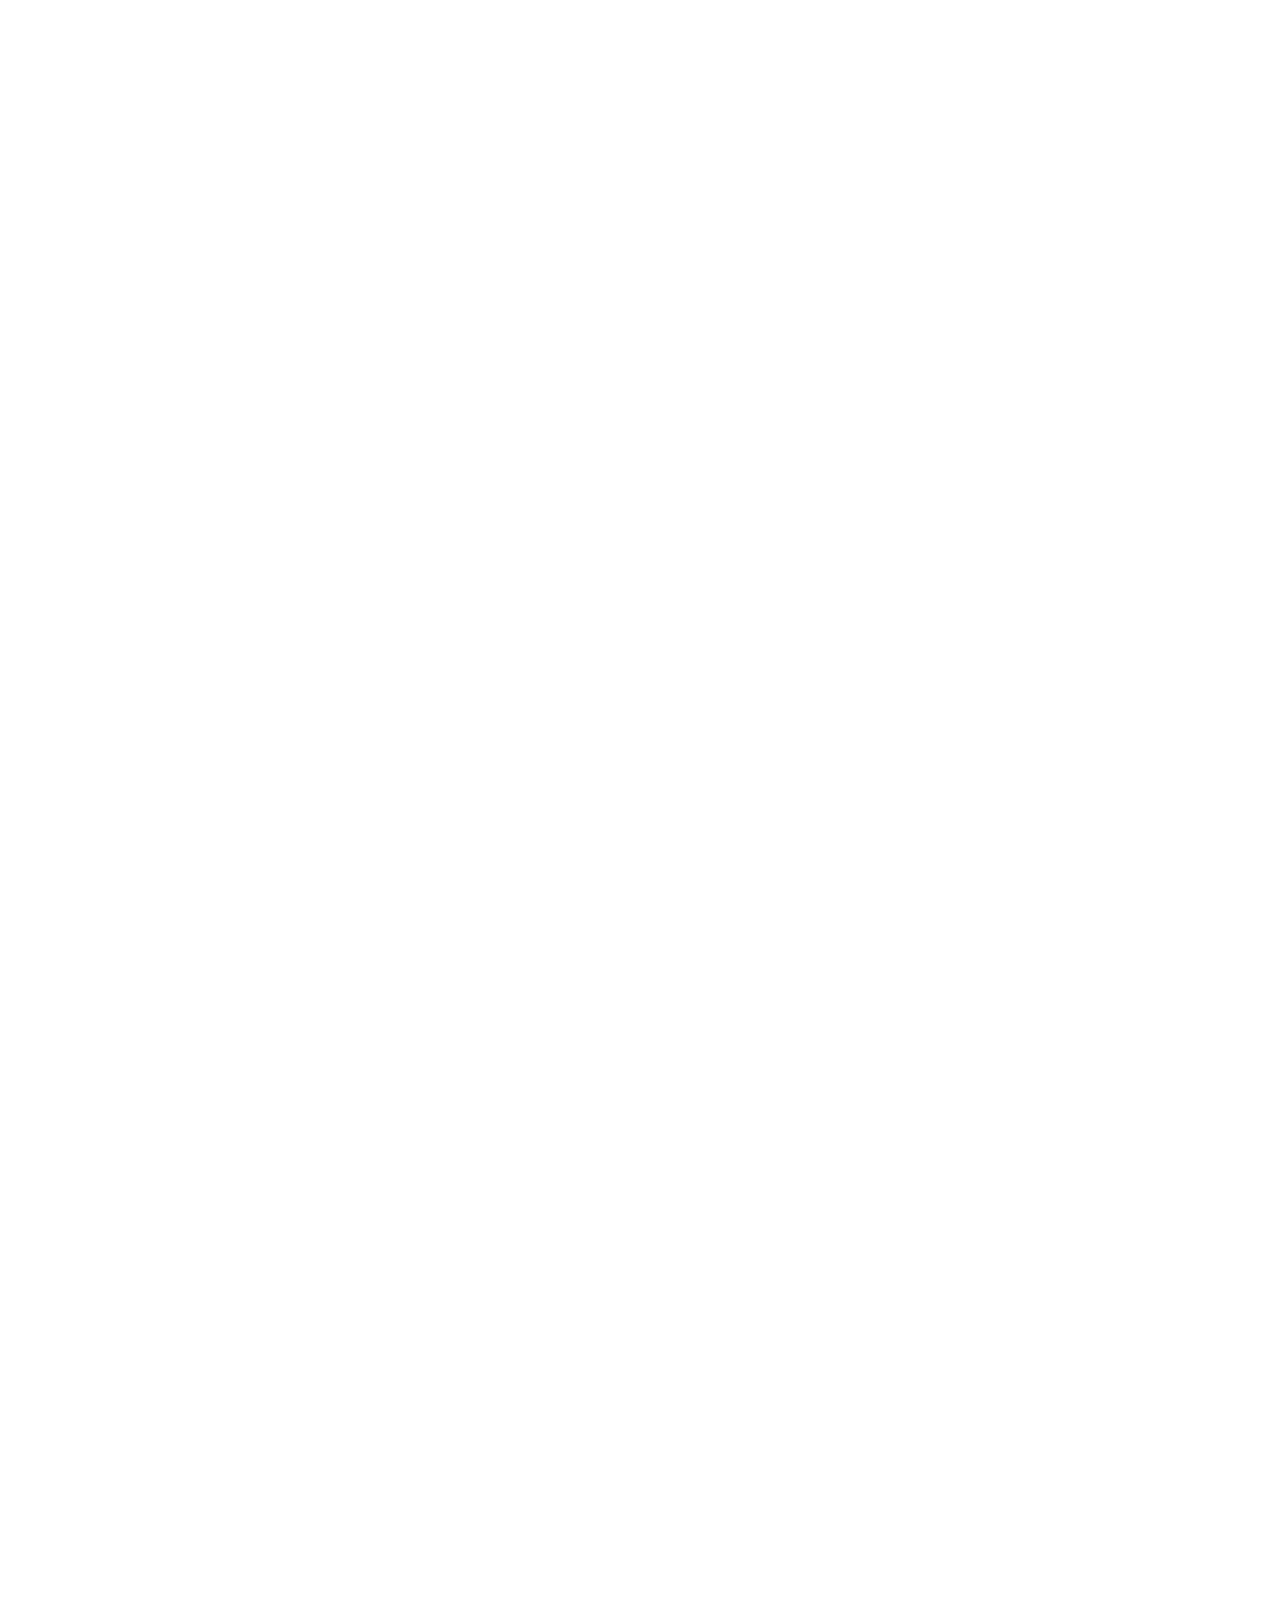
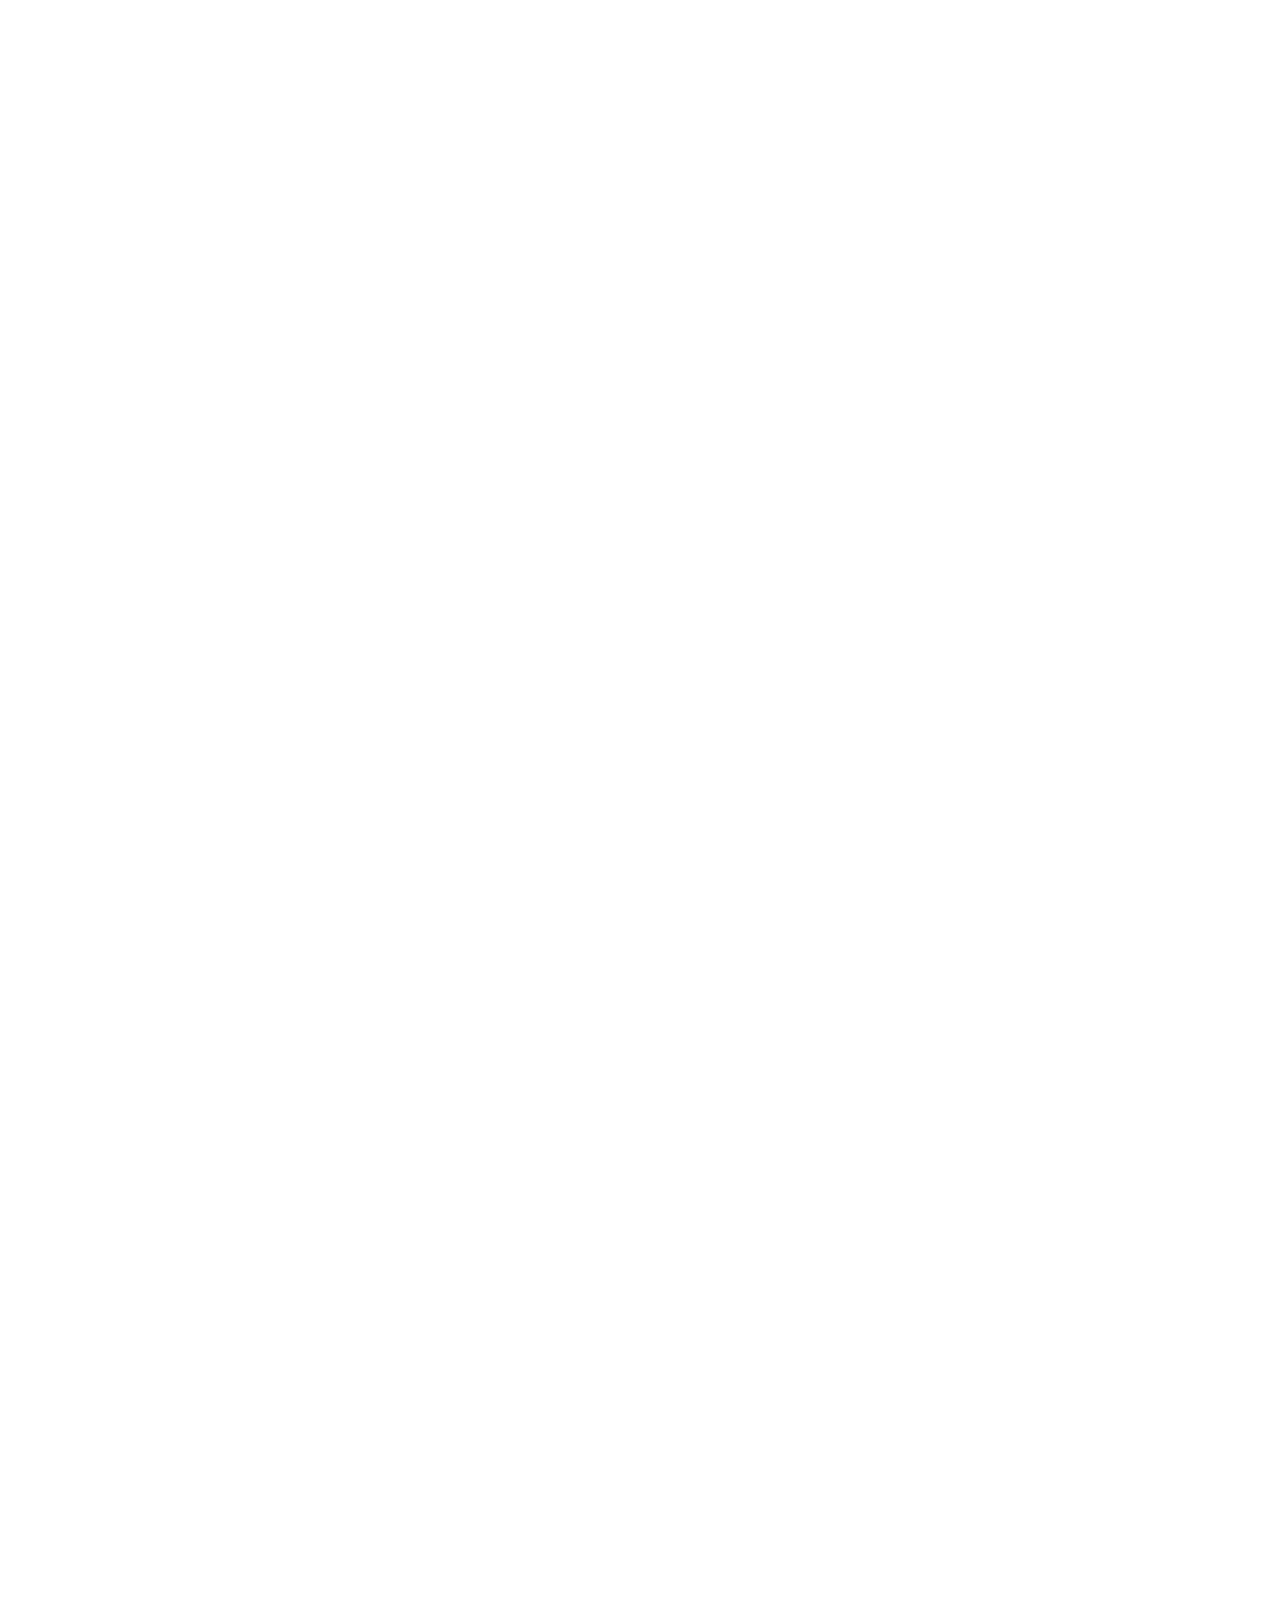
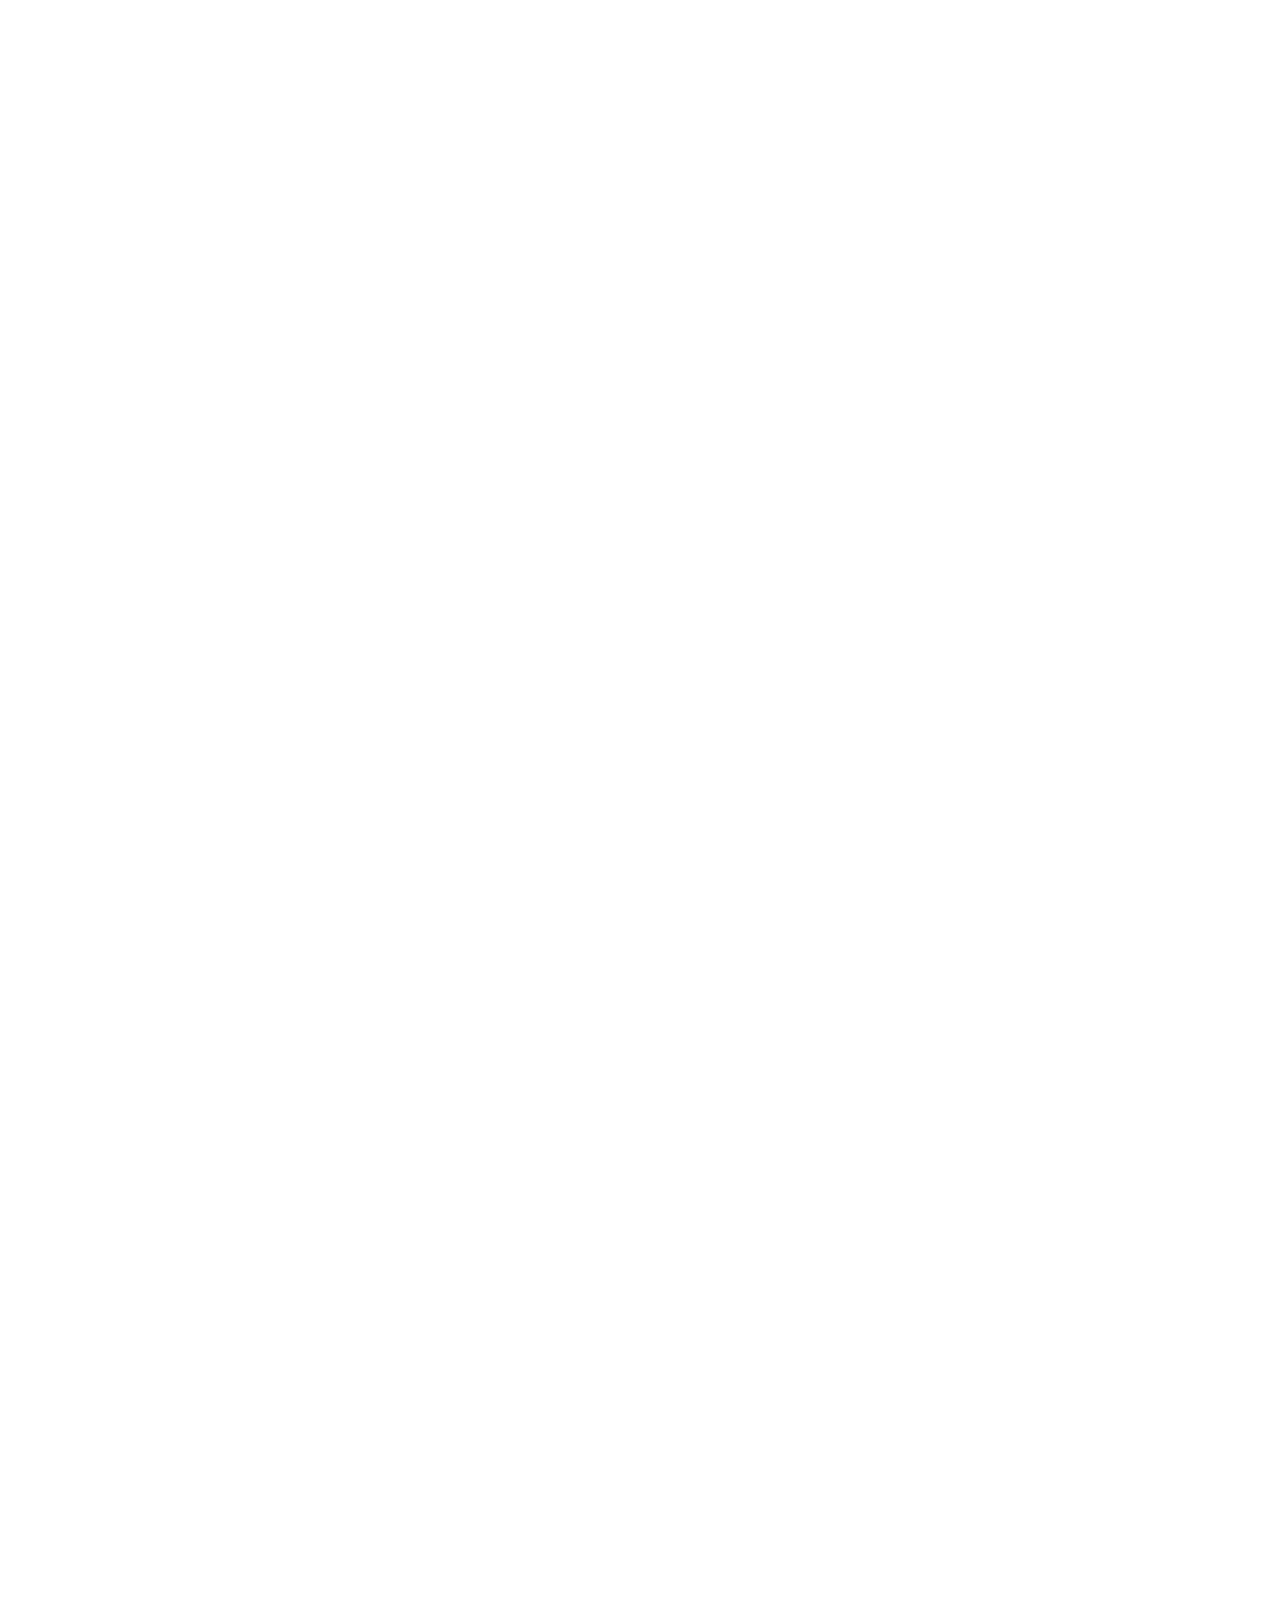
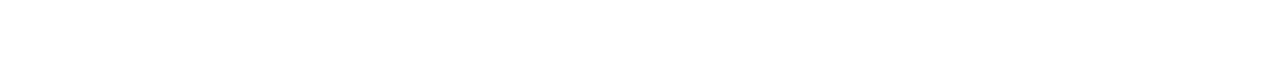
<file: projeto-inicial-spotify/index.html>
<!DOCTYPE html>
<html lang="pt-br">
  <head>
    <!-- Meta tags Obrigatórias -->
    <meta charset="utf-8">
    <meta name="viewport" content="width=device-width, initial-scale=1, shrink-to-fit=no">

    <!-- Bootstrap CSS -->
    <link rel="stylesheet" href="https://stackpath.bootstrapcdn.com/bootstrap/4.1.3/css/bootstrap.min.css" integrity="sha384-MCw98/SFnGE8fJT3GXwEOngsV7Zt27NXFoaoApmYm81iuXoPkFOJwJ8ERdknLPMO" crossorigin="anonymous">

    <!-- Font Awesome -->
    <link rel="stylesheet" href="https://use.fontawesome.com/releases/v5.3.1/css/all.css" integrity="sha384-mzrmE5qonljUremFsqc01SB46JvROS7bZs3IO2EmfFsd15uHvIt+Y8vEf7N7fWAU" crossorigin="anonymous">

    <!-- HTML5Shiv -->
    <!--[if lt IE 9]>
      <script src="https://oss.maxcdn.com/html5shiv/3.7.2/html5shiv.min.js"></script>
    <![endif]-->

    <!-- Estilo customizado -->
    <link rel="stylesheet" type="text/css" href="css/estilo.css">

    <link rel="icon" href="imagens/favicon.png">

    <title>Música para todos - Spotify</title>
  </head>
  <body>
    
    <header>
      <nav class= "navbar navbar-expand-md navbar-light fixed-top navbar-transparente">
        <div class="container">
          <a href="index.html" class="navbar-brand">
            <img src="imagens/spotify.svg" alt=""  width="142">
          </a>
          <button class="navbar-toggler" data-toggle="collapse" data-target="#nav-principal">
            <i class="fas fa-bars text-white"></i>
          </button>
          <div class="collapse navbar-collapse " id="nav-principal">
            <ul class="navbar-nav ml-auto" >
             <li class="nav-item">
                <a href="" class="nav-link">Premium</a>
              </li>
              <li class="nav-item">
                <a href="" class="nav-link">Ajuda</a>
              </li>
              <li class="nav-item">
                <a href="" class="nav-link">Baixar</a>
              </li>

              <li class="nav-item divisor">

              </li>

              <li class="nav-item">
                <a href="" class="nav-link">Inscrever-se</a>
              </li>
              <li class="nav-item">
                <a href="" class="nav-link">Entrar</a>
              </li>

            </ul>
          </div>
        </div>
      </nav>
    </header>

    <section id="home" class="d-flex">
      <div class="container align-self-center">
        <div class="row capa">
          <div class="col-md-12">

            <div class="carousel slide" data-ride="carousel" id="carousel-controles">
              <div class="carousel-inner">
                <div class="carousel-item active">
                  <h1 >Música para todos</h1>
                  <a href="" class="btn btn-custom btn-roxo btn-lg">
                    Aproveite o Spotify Free
                  </a>
                  <a href="" class="btn btn-custom btn-branco btn-lg">
                    Aproveite o Spotify Free
                  </a>
                </div>
                <div class="carousel-item">
                  <h1 >As melhores rádios</h1>
                  
                  <a href="" class="btn btn-custom btn-branco btn-lg">
                   <i class="fas fa-music"></i> Ouça agora
                  </a>
                </div>
                
              </div>
  
              <a href="#carousel-controles" class="carousel-control-prev" data-slide="prev">
                <span class="carousel-control-prev-icon"></span>
              </a>
              <a href="#carousel-controles" class="carousel-control-next" data-slide="next">
                <span class="carousel-control-next-icon"></span>
              </a>
            </div>

            


          </div>
        </div>
      </div>

    </section>

    <section id="servicos">
      <div class="container">
        <div class="row">
          <div class = "col-md-6 m-auto">
            <div class="row albuns">
              <div class="col-md-6">
                <img src="imagens/img1.jpg" alt="" class='img-fluid'>
              </div>
              <div class="col-md-6">
                <img src="imagens/img2.jpg" alt="" class="img-fluid d-none d-md-block">
              </div>
            </div>
            <div class="row albuns">
              <div class="col-md-6">
                <img src="imagens/img3.jpg" alt="" class='img-fluid d-none d-md-block'>
              </div>
              <div class="col-md-6">
                <img src="imagens/img4.jpg" alt="" class="img-fluid d-none d-md-block">
              </div>
            </div>
          </div>
          <div class = "col-md-6">
            
            <h2>O que o Spotify tem?</h2>

            <h3>Músicas</h3>
            <p>O Spotify tem milhões de músicas. Escute seus sons
              favoritos, descubra novas músicas e reúna seus favoritos em um só lugar
            </p>
            <h3>Playlists</h3>
            <p>
              No Spotify você encontra uma playlist para cada momento.
              Todas feitas por fanáticos e especialistas da música.
            </p>
            <h3>Novos lançamentos</h3>
            <p>
              Escute os novos lançamentos de singles e álbuns da semana e veja
              o que está bombando no top 50
            </p>
          </div>
        </div>
      </div>
    </section>
    <section id="recursos">
      <div class="container">
        <div class="row">
          <div class="col-md-4">
              <h2> Fácil</h2>
              
              <h3>Buscar</h3>
              <p>Já sabe o que escutar? É só procurar e apertar o play.</p>
              
              <h3>Navegar</h3>
              <p>Veja os novos lançamentos, o que está bombando nas paradas e as melhores playlists para o seu momento.</p>
              
              <h3>Descobrir</h3>
              <p>Curta músicas novas toda segunda-feira com uma playlist personalizada pra você. Ou relaxe e curta uma das rádios</p>

          </div>
          <div class="col-md-8">
            <div class="row rotacionar">
              <div class="col-md-6">
                <img src="imagens/iphone1.png" alt="" class="img-fluid">
              </div>
              <div class="col-md-6">
                <img src="imagens/iphone2.png" alt="" class="img-fluid d-none d-md-block">
              </div>
            </div>
          </div>
        </div>
      </div>
    </section>

    <footer>
      <div class="container">
        <div class="row">
          <div class="col-md-2">
            <img src="imagens/spotify.svg" alt="" width="142" class="img-fluid" >
          </div>
          <div class="col-md-2">
            <h4>COMPANY</h4>
            <ul class="navbar-nav">
              <li><a href="">Sobre</a></li>
              <li><a href="">Empregos</a></li>
              <li><a href="">Imprensa</a></li>
              <li><a href="">Novidades</a></li>
            </ul>
          </div>
          <div class="col-md-2">
            <h4>COMUNIDADES</h4>
            <ul class="navbar-nav">
              <li><a href="">Artistas</a></li>
              <li><a href="">Desenvolvedores</a></li>
              <li><a href="">Marcas</a></li>
              
            </ul>
          </div>
          <div class="col-md-2">
            <h4>LINKS ÚTEIS</h4>
            <ul class="navbar-nav">
              <li><a href="">Ajuda</a></li>
              <li><a href="">Presentes</a></li>
              <li><a href="">Player da web</a></li>
              
            </ul>
          </div>
          <div class="col-md-4">
            <ul>
              <li><a href=""><img src="imagens/facebook.png" alt="" class="img-fluid"></a>
              </li>
              <li><a href=""><img src="imagens/twitter.png" alt="" class="img-fluid"></a>
              </li>
              <li><a href=""><img src="imagens/instagram.png" alt="" class="img-fluid"></a>
              </li>
            </ul>
          </div>
        </div>
      </div>
    </footer>


    <!-- JavaScript (Opcional) -->
    <!-- jQuery primeiro, depois Popper.js, depois Bootstrap JS -->
    <script src="https://code.jquery.com/jquery-3.3.1.slim.min.js" integrity="sha384-q8i/X+965DzO0rT7abK41JStQIAqVgRVzpbzo5smXKp4YfRvH+8abtTE1Pi6jizo" crossorigin="anonymous"></script>
    <script src="https://cdnjs.cloudflare.com/ajax/libs/popper.js/1.14.3/umd/popper.min.js" integrity="sha384-ZMP7rVo3mIykV+2+9J3UJ46jBk0WLaUAdn689aCwoqbBJiSnjAK/l8WvCWPIPm49" crossorigin="anonymous"></script>
    <script src="https://stackpath.bootstrapcdn.com/bootstrap/4.1.3/js/bootstrap.min.js" integrity="sha384-ChfqqxuZUCnJSK3+MXmPNIyE6ZbWh2IMqE241rYiqJxyMiZ6OW/JmZQ5stwEULTy" crossorigin="anonymous"></script>
  </body>
</html>
</file>
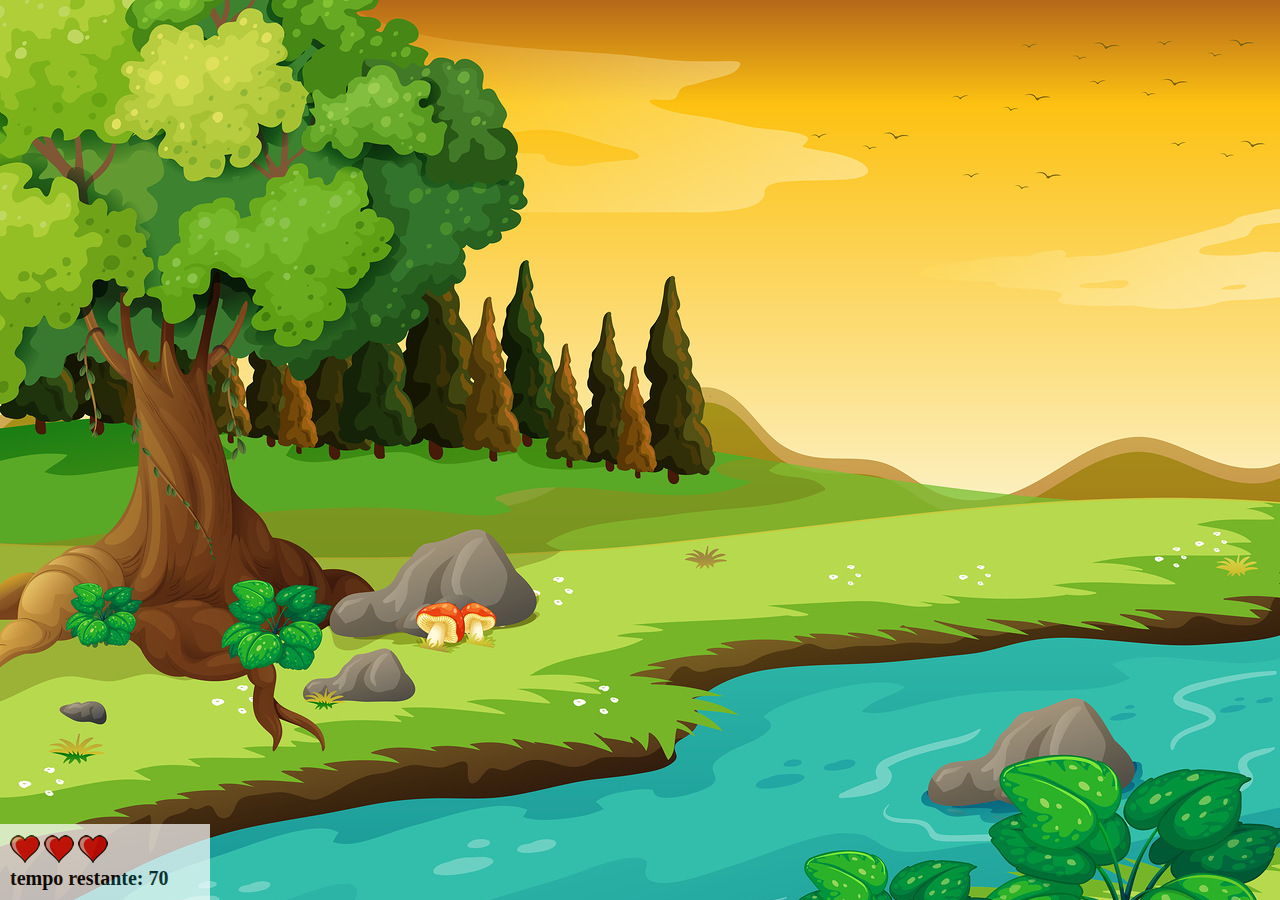
<file: app2/app.html>
<!DOCTYPE html>
<html lang="en">
<head>
    <meta charset="UTF-8">
    <meta name="viewport" content="width=device-width, initial-scale=1.0">
    <title>Document</title>
    <script src="jogo.js"></script>
    <link rel="stylesheet" href="estilo.css">
</head>
<body onresize="ajustaTamanhoPalcoJogo()">
    
    <div class="painel">
        <div class="vidas">
            <img id="v1" src="imagens/coracao_cheio.png" alt="">
            <img id="v2"   src="imagens/coracao_cheio.png" alt="">
            <img id="v3"  src="imagens/coracao_cheio.png" alt="">
        </div>

        <div class="cronometro">
            tempo restante: <span id="cronometro"></span>
        </div>
    </div>
    <script> 
    document.getElementById('cronometro').innerHTML = tempo;

    var criarMosca = setInterval(function() {
        posicaoRandomica()
        
    }, criaMosquitoTempo)</script>
</body>
</html>
</file>
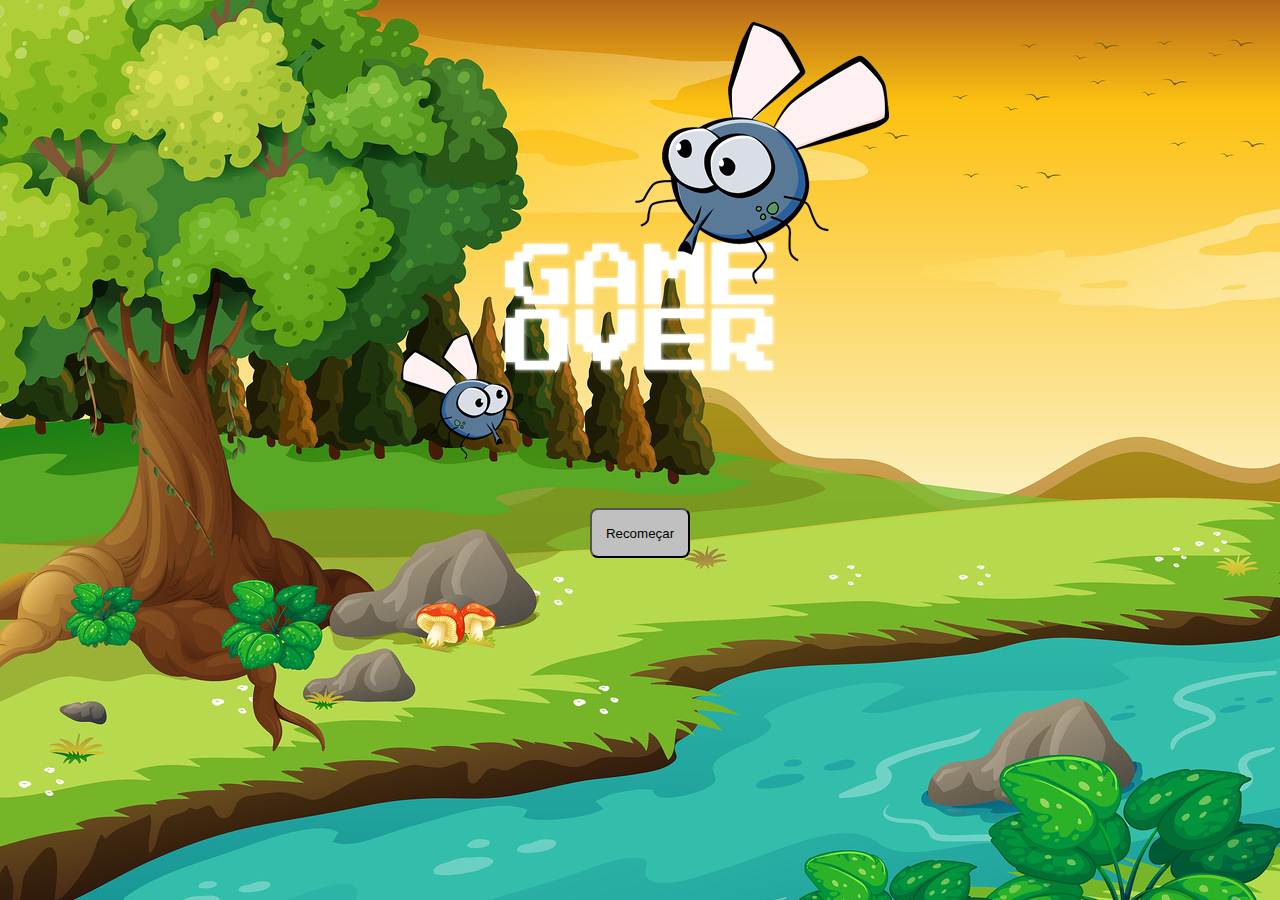
<file: app2/fim_de_jogo.html>
<!DOCTYPE html>
<html lang="en">
<head>
    <meta charset="UTF-8">
    <meta name="viewport" content="width=device-width, initial-scale=1.0">
    <title>Document</title>

    <link rel="stylesheet" href="estilo.css">
</head>
<body>
    <div class="box-center">
        <img src="imagens/game_over.png" alt="">
    </div>
    <div class="box-center">
        <button class="btn-restart" onclick="window.location.href = 'index.html'">Recomeçar</button>
    </div>
</body>
</html>
</file>
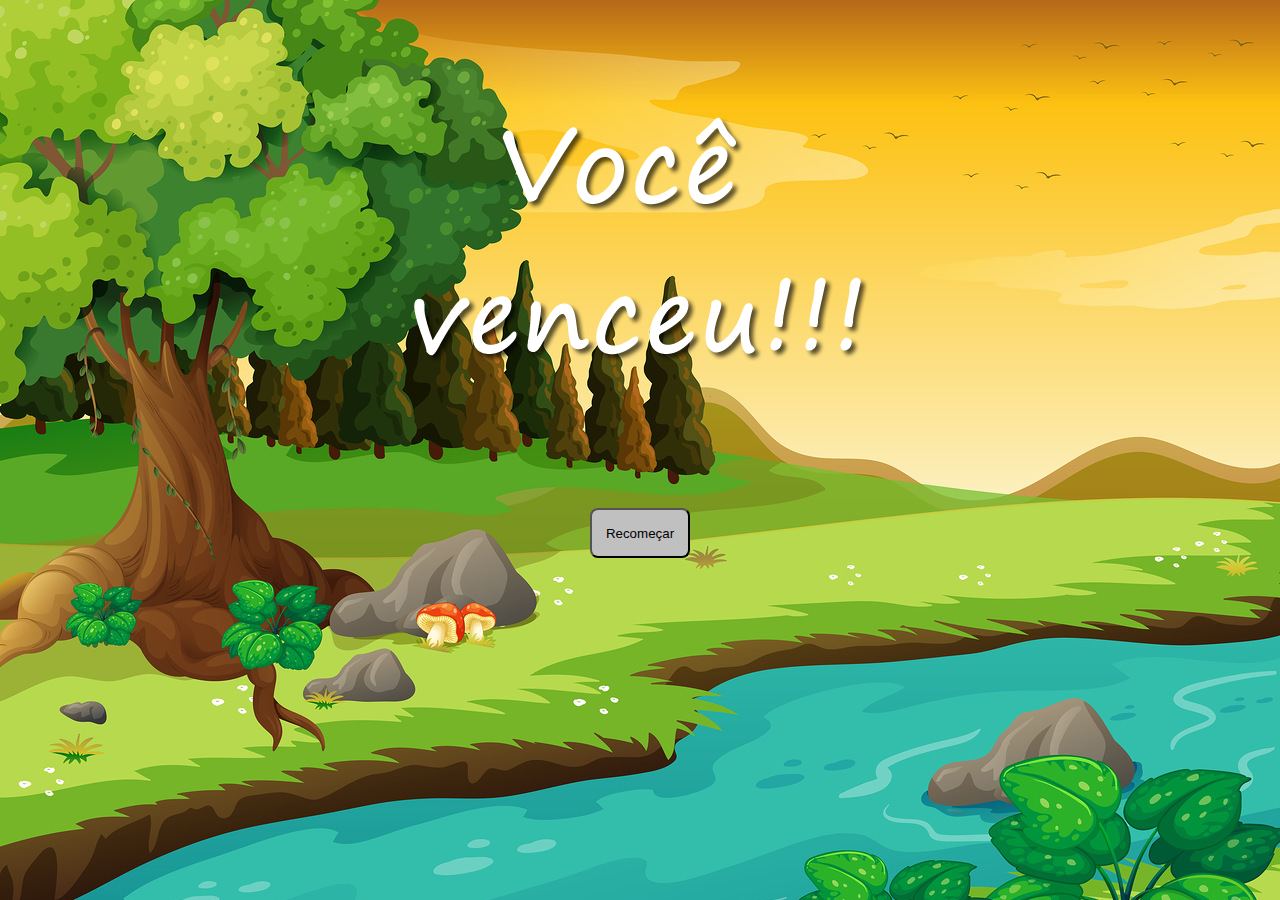
<file: app2/vitoria.html>
<!DOCTYPE html>
<html lang="en">
<head>
    <meta charset="UTF-8">
    <meta name="viewport" content="width=device-width, initial-scale=1.0">
    <title>Document</title>

    <link rel="stylesheet" href="estilo.css">
</head>
<body>
    <div class="box-center">
        <img src="imagens/vitoria.png" alt="">
    </div>
    <div class="box-center">
        <button class="btn-restart" onclick="window.location.href = 'index.html'">Recomeçar</button>
    </div>
</body>
</html>
</file>
<file: app2/estilo.css>
.mosquito1{
    width: 50px;
    height: 50px;
}

.mosquito2{
    width: 70px;
    height: 70px;
}

.mosquito3{
    width: 90px;
    height: 90px;
}

.ladoa{
    transform: scaleX(1);
}

.ladob{
    transform: scaleX(-1);
}

body{
    background: url(imagens/bg.jpg);
    background-repeat: no-repeat;
    background-size: cover;
}

.painel{
    position: absolute;
    width: 190px;
    padding: 10px;
    bottom: 0px;
    border-top: solid 1px white;
    background: white;
    opacity: 0.7;
    left: 0px;
}

.vidas{
    float: left;
}

.cronometro{
    float: left;
    font-size: 20px;
    font-weight: bold;
}

.box-center{
    display: flex;
    width: 100%;
    justify-content: center;
}

.btn-restart{
    background: silver;
    width: 100px;
    height: 50px;
    border-radius: 8px;
}

.controlform{
    width: 175px;
    height: 40px;
    margin: 10px;
}

html{
    cursor: url(imagens/mata_mosca.png) 30 30, auto;

}
</file>
<file: ByAnalytics/css/estilo.css>
.navbarsite{
    background: #118ab2;
}
.custom-item{
    color: #bfd2bf;
    text-align: center;
}

.divisor{
    width:7px;
    height: 2px;
    background-color: #ffb30f;
    position: relative;
    top: 20px;
    margin-left: 10px;
    margin-right: 10px;
    display: none;
}
body{
    background: url(..//img/background.jpg);
    background-size: cover;
    padding-top: 65px;
}

.nav-link:hover{
    color: white;
    transition: 0.2s;
}
/* aqui acaba o css básico da navbar*/

/*tipografia */
span{
    color:#ffb30f;
}
h1{
   margin-top: 70px; 
   color: #bfd2bf; 
   text-align: center;
   font-size: 60px;
   
   font-weight: 700;
   text-transform: uppercase;
   font-family: 'Noto Sans', sans-serif;
}
h2{
    color: #bfd2bf;
    text-align: center;
}
h3{
    color: #bfd2bf;
    margin: 10px;
    font-family: 'Noto Sans', sans-serif;
    text-align: center;
}
/* fim da tipografia */

#lastrowhome{
    margin-top: 40px;
    margin-bottom: 50px; 
}

.gamepanel{
    margin: 5px;
    border-radius: 9px;
    transition: 0.2s;
    margin-top: 40px;
}
.gamepanel:hover{
    transform: scale(1.05) translateY(-10px);
    
    transition: 0.2s;
}

.home{
    border-bottom: solid 2px #bfd2bf;
}

.secondhome{
    background: #353535;
    padding-top: 50px;
    border-bottom: solid 2px #bfd2bf;
}

.lasthome{
    padding-top: 60px;
    
}
.seguralogo{
    display: flex;
    justify-content: center;
}

.logoborder{
    transform: translateY(51.5%);
}

footer{
    background: black;
    padding-top: 25px;
    padding-bottom: 30px;
}

footer h2{
    text-align: left;
    font-size: 20px;
    margin-top: 25px;
}

footer h3{
    text-align: left;
    font-size:13px;
}
/* media queries */
@media (min-width: 576px) { 

 }

@media (min-width: 768px) { 
    .divisor{
        display: block;
    }
 }

@media (min-width: 992px) {  }

@media (min-width: 1200px) {  }
</file>
<file: finans/css/estilo.css>
#home {
	background: #ffc107;
	color: white;
}

.caixa {
	padding: 60px 0;
	border-bottom: 1px solid #e5e5e5;
	margin-top: 5px;
}

footer p a {
	margin: 5px 15px;
}
</file>
<file: projeto-inicial-spotify/css/estilo.css>
/*
* 
* @author Jamilton Damasceno
*/
body{
    background: url(../imagens/capa.png),
    url(../imagens/ruido.png),
    linear-gradient(50deg, #ff4169, #7c26f8);
    background-attachment: fixed;
}
body, html, #home {
    height:100%;
    overflow-x: hidden;
}

nav.navbar-transparente {
    background: rgba(0, 0, 0, 0.6);
    padding: 8px 0px;
}
.navbar-light .navbar-nav .nav-link{
    color: white;

}
.navbar-light .navbar-nav .nav-link:hover{
    color: #9bf0e1;
}

.navbar-light .navbar-toggler{
    border-color: white;
}

.divisor{
    width:1px;
    background:white;
    margin: 12px 15px;
}

.capa{
    text-align: center;
}

.btn-custom {
    border-radius: 500px;
    color: white;
    -webkit-border-radius: 500px;
    -moz-border-radius: 500px;
    text-transform: uppercase;
    transition: background 0.4s, color 0.4s;
    padding:10px 15px;
}

.btn-roxo{
    background: #7c25f8;
}
.btn-roxo:hover{
    background: #6207e3;
    color: white;
}
.btn-branco{
    border: 2px solid white;
}
.btn-branco:hover{
    background: white;
    color: black;
}

#servicos {
    background: white;
    padding: 20px 20px;
}

#servicos h2, h3{
    color: #7c25f8;
}
#servicos {
    padding: 20px 20px;
}
#recursos  h3{
    color: #9bf0e1;
}
#recursos h2, #recursos p{
    color: white;
}



.albuns {
    padding: 10px 0px;

}

.rotacionar {
    transform: rotateZ(30deg);
    padding-left: 80px;
}

footer{
    background: black;
    padding: 50px 0px;
}
footer h4{
    color: white;
    font-size: 0.8em;
    text-transform: uppercase;
}

footer .navbar-nav li  a{
    color: white;
    font-size: 0.6em;
}
footer .navbar-nav li  a:hover{
    color: silver;
    font-size: 0.6em;
    text-decoration: none;
}

footer ul{
    list-style: none;
}
footer ul li{
    float: right;
    margin: 0px 7px;
}
h1{
    font-weight: 900;
    letter-spacing: -0.05em;
    margin-bottom: 50px;
    color:white;
}

h2{
    font-size: 3em;
    font-weight: 700;
    letter-spacing: -0.04em;

}

h3{
    font-size: 2em;
    font-weight: 700;
    letter-spacing: -0.04em;

}

/* Small devices (landscape phones, 576px and up)*/
@media (max-width: 576px){
    .btn-custom{
         margin: 10px 15px;
}
}
@media (min-width: 576px) { 
    h1{
        font-size: 3em;
    }
 }

/* Medium devices (tablets, 768px and up)*/
@media (min-width: 768px) { 
    h1{
        font-size: 4em;
    }
}

/* Large devices (desktops, 992px and up)*/
@media (min-width: 992px) { 
    h1{
        font-size: 5em;
    }
}

/* Extra large devices (large desktops, 1200px and up)*/
@media (min-width: 1200px) { 
    h1{ 
        font-size: 6em;
    }
}
</file>
